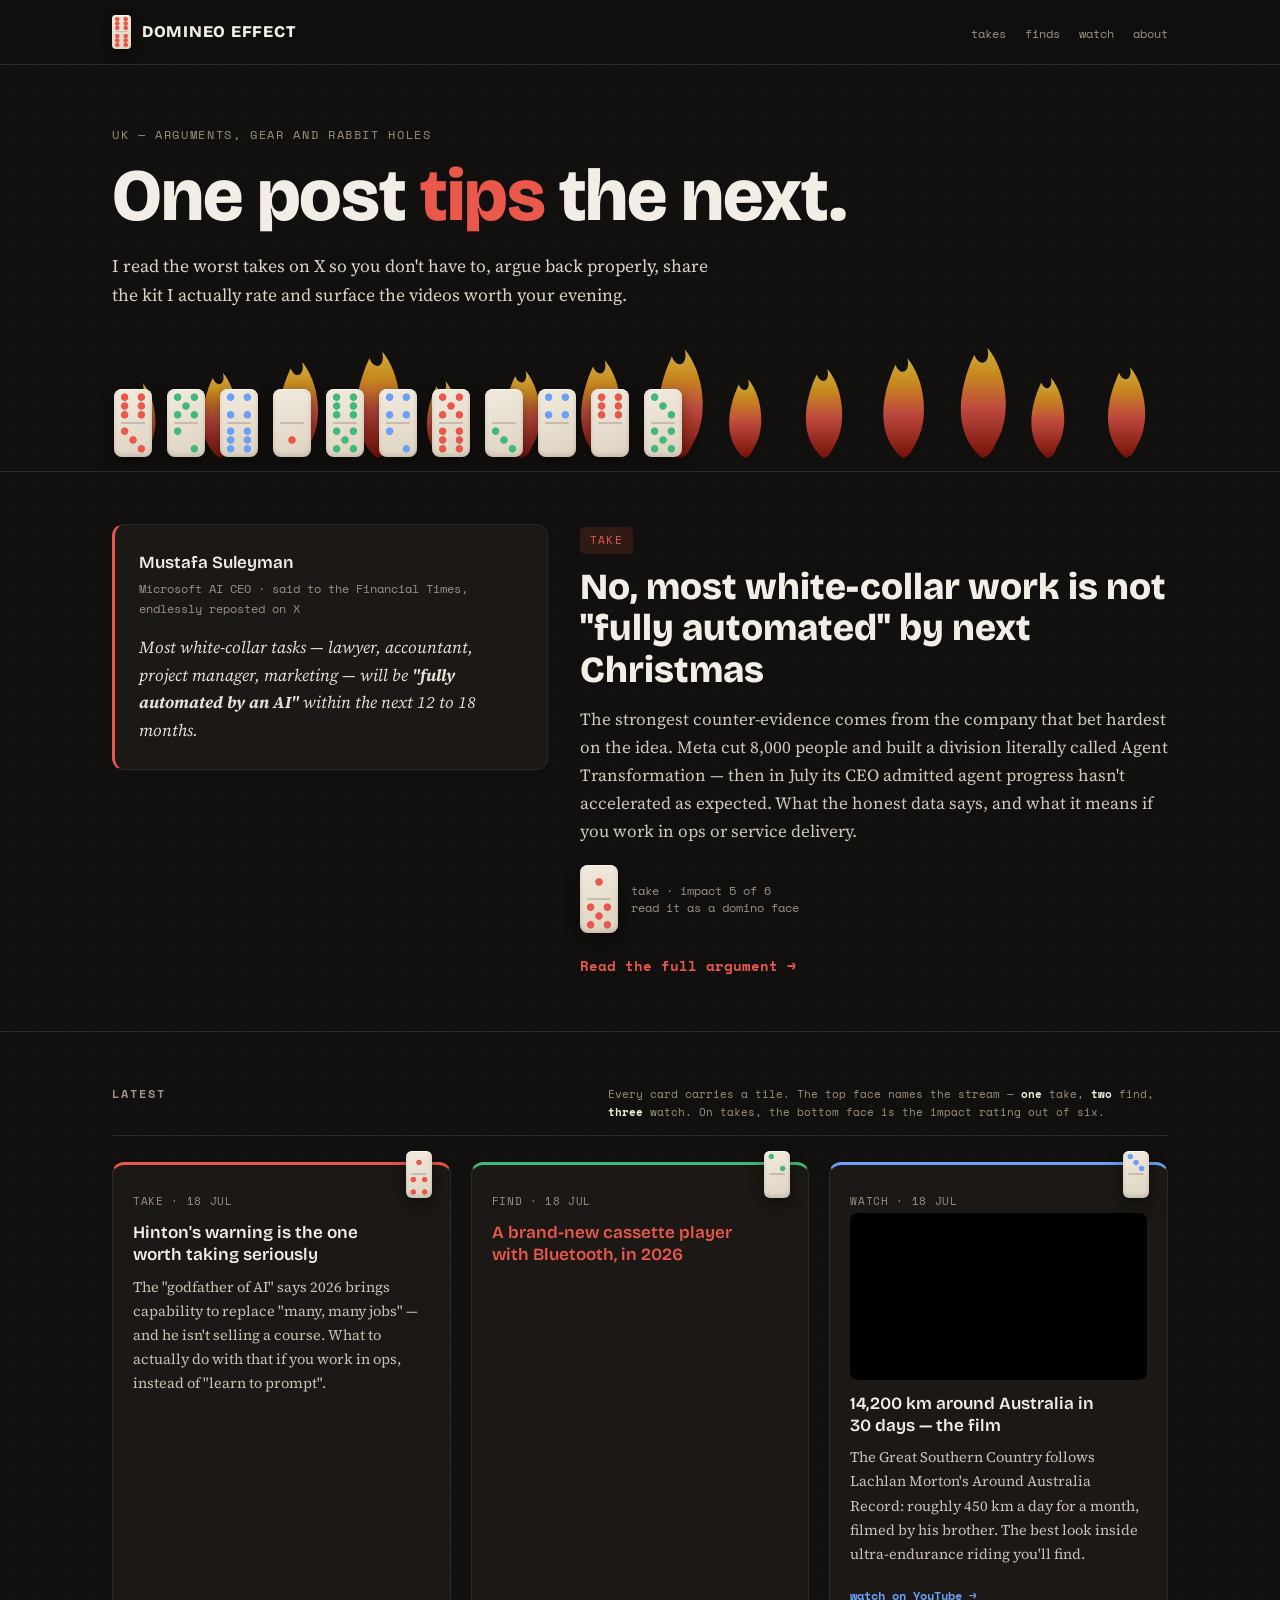
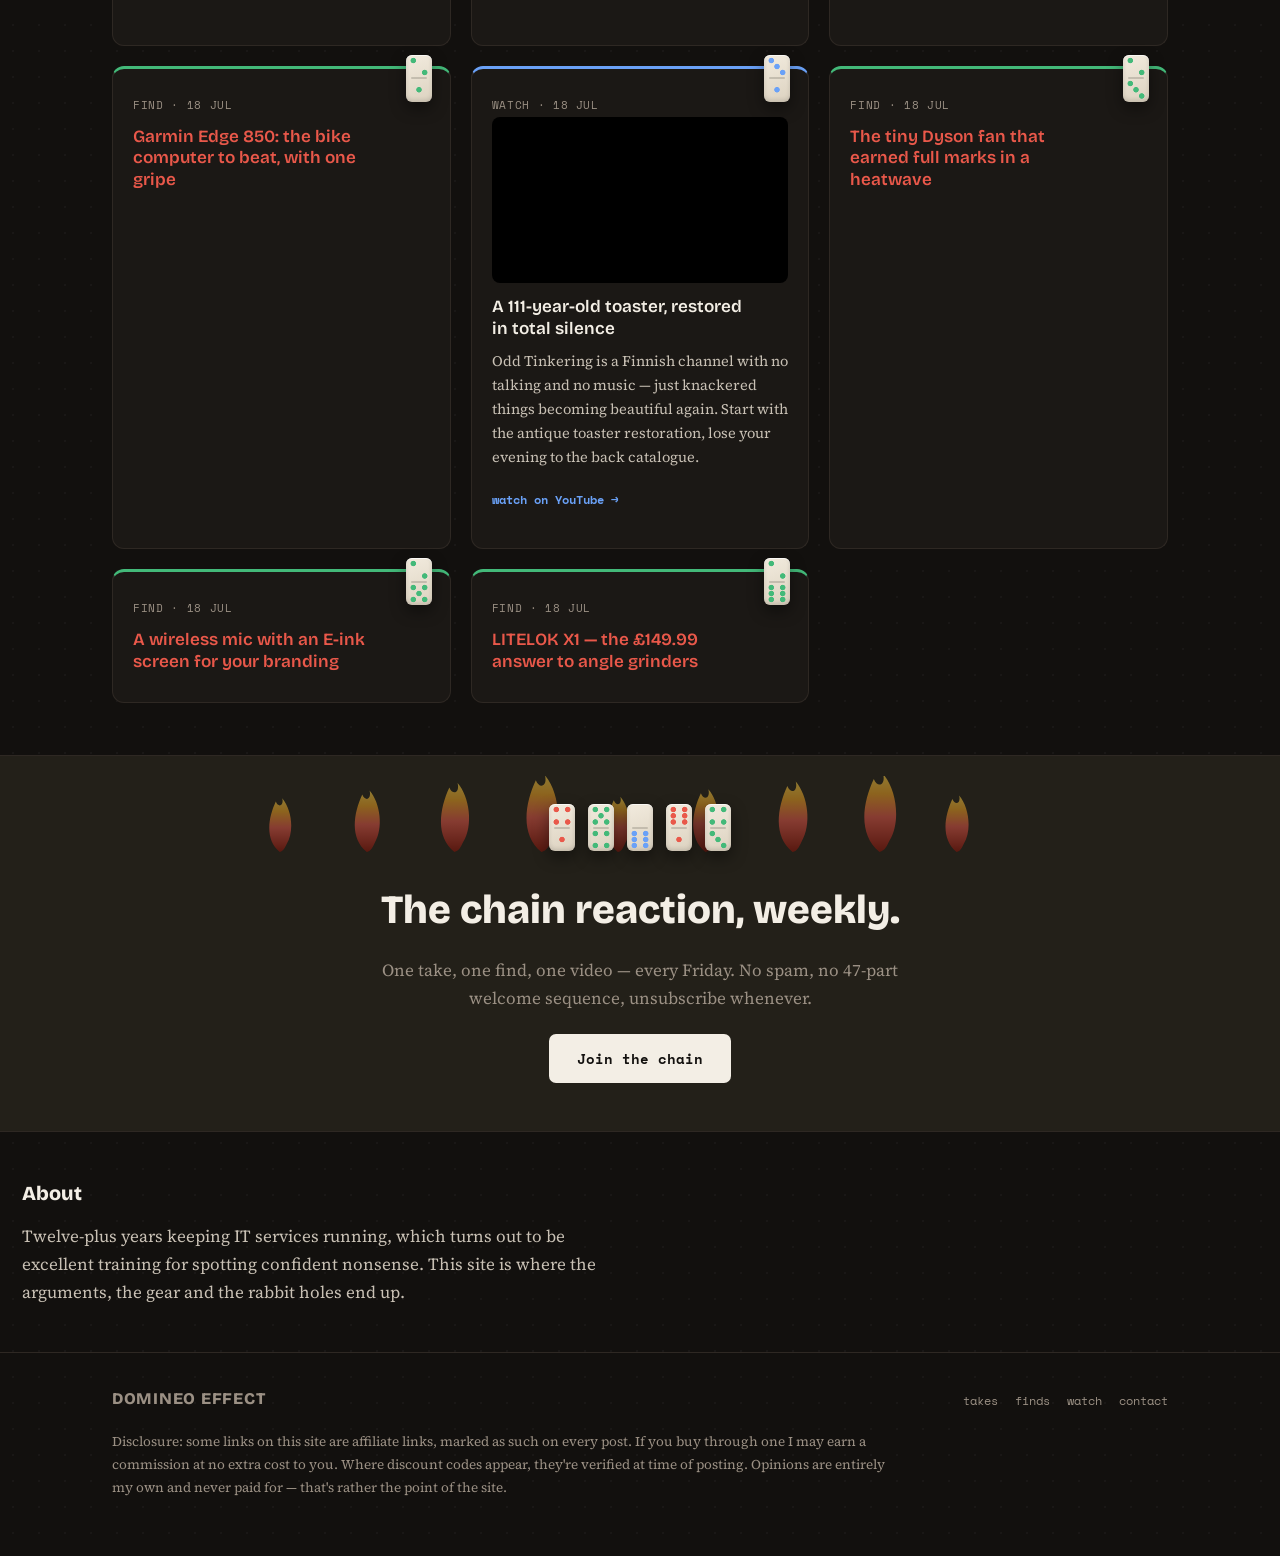
<file: index.html>
<!DOCTYPE html>
<html lang="en-GB">
<head>
<meta charset="UTF-8">
<meta name="viewport" content="width=device-width, initial-scale=1.0">
<title>Domineo Effect &#8212; one post tips the next</title>
<meta name="description" content="Arguments, gear and rabbit holes. Takes on the worst posts on X, kit that's actually worth it, and videos worth your evening.">
<link rel="preconnect" href="https://fonts.googleapis.com">
<link rel="preconnect" href="https://fonts.gstatic.com" crossorigin>
<link href="https://fonts.googleapis.com/css2?family=Bricolage+Grotesque:opsz,wght@12..96,400;12..96,600;12..96,800&family=Source+Serif+4:opsz,ital,wght@8..60,0,400;8..60,0,600;8..60,1,400&family=Space+Mono:wght@400;700&display=swap" rel="stylesheet">
<link rel="stylesheet" href="style.css">
</head>
<body>

<header class="site">
  <div class="wrap">
    <a class="brand" href="/">
      <span class="tile" style="--pip:var(--take)" aria-hidden="true"><span class="face f6"></span><span class="face f6"></span></span>
      <span class="logo">DOMINEO EFFECT</span>
    </a>
    <nav class="main">
      <a href="#feed">takes</a><a href="#feed">finds</a><a href="#feed">watch</a><a href="#about">about</a>
    </nav>
  </div>
</header>

<section class="hero">
  <div class="wrap">
    <p class="kicker">UK &#8212; arguments, gear and rabbit holes</p>
    <h1>One post <em>tips</em> the next.</h1>
    <p class="lede">I read the worst takes on X so you don't have to, argue back properly, share the kit I actually rate and surface the videos worth your evening.</p>
    <div class="chain-rail" style="position:relative">
      <svg class="flames" viewBox="0 0 1200 120" preserveAspectRatio="xMidYMax meet" aria-hidden="true"><defs><linearGradient id="flh" x1="0" y1="1" x2="0" y2="0"><stop offset="0" stop-color="#8E1208"/><stop offset=".45" stop-color="#E9584A"/><stop offset=".75" stop-color="#F5A623"/><stop offset="1" stop-color="#FFD64A"/></linearGradient></defs><g class="lick" style="--d:0.00s"><path d="M40 120 C10 96 16 52 32 18 C37 31 49 27 45 11 C64 33 70 78 54 104 C50 112 48 118 40 120 Z" transform="translate(0,26.4) scale(0.78)" fill="url(#flh)"/></g><g class="lick" style="--d:0.37s"><path d="M40 120 C10 96 16 52 32 18 C37 31 49 27 45 11 C64 33 70 78 54 104 C50 112 48 118 40 120 Z" transform="translate(86,13.2) scale(0.89)" fill="url(#flh)"/></g><g class="lick" style="--d:0.74s"><path d="M40 120 C10 96 16 52 32 18 C37 31 49 27 45 11 C64 33 70 78 54 104 C50 112 48 118 40 120 Z" transform="translate(171,0.0) scale(1.00)" fill="url(#flh)"/></g><g class="lick" style="--d:1.11s"><path d="M40 120 C10 96 16 52 32 18 C37 31 49 27 45 11 C64 33 70 78 54 104 C50 112 48 118 40 120 Z" transform="translate(257,-13.2) scale(1.11)" fill="url(#flh)"/></g><g class="lick" style="--d:1.48s"><path d="M40 120 C10 96 16 52 32 18 C37 31 49 27 45 11 C64 33 70 78 54 104 C50 112 48 118 40 120 Z" transform="translate(343,24.0) scale(0.80)" fill="url(#flh)"/></g><g class="lick" style="--d:0.25s"><path d="M40 120 C10 96 16 52 32 18 C37 31 49 27 45 11 C64 33 70 78 54 104 C50 112 48 118 40 120 Z" transform="translate(429,10.8) scale(0.91)" fill="url(#flh)"/></g><g class="lick" style="--d:0.62s"><path d="M40 120 C10 96 16 52 32 18 C37 31 49 27 45 11 C64 33 70 78 54 104 C50 112 48 118 40 120 Z" transform="translate(514,-2.4) scale(1.02)" fill="url(#flh)"/></g><g class="lick" style="--d:0.99s"><path d="M40 120 C10 96 16 52 32 18 C37 31 49 27 45 11 C64 33 70 78 54 104 C50 112 48 118 40 120 Z" transform="translate(600,-15.6) scale(1.13)" fill="url(#flh)"/></g><g class="lick" style="--d:1.36s"><path d="M40 120 C10 96 16 52 32 18 C37 31 49 27 45 11 C64 33 70 78 54 104 C50 112 48 118 40 120 Z" transform="translate(686,21.6) scale(0.82)" fill="url(#flh)"/></g><g class="lick" style="--d:0.13s"><path d="M40 120 C10 96 16 52 32 18 C37 31 49 27 45 11 C64 33 70 78 54 104 C50 112 48 118 40 120 Z" transform="translate(771,8.4) scale(0.93)" fill="url(#flh)"/></g><g class="lick" style="--d:0.50s"><path d="M40 120 C10 96 16 52 32 18 C37 31 49 27 45 11 C64 33 70 78 54 104 C50 112 48 118 40 120 Z" transform="translate(857,-4.8) scale(1.04)" fill="url(#flh)"/></g><g class="lick" style="--d:0.87s"><path d="M40 120 C10 96 16 52 32 18 C37 31 49 27 45 11 C64 33 70 78 54 104 C50 112 48 118 40 120 Z" transform="translate(943,-18.0) scale(1.15)" fill="url(#flh)"/></g><g class="lick" style="--d:1.24s"><path d="M40 120 C10 96 16 52 32 18 C37 31 49 27 45 11 C64 33 70 78 54 104 C50 112 48 118 40 120 Z" transform="translate(1029,19.2) scale(0.84)" fill="url(#flh)"/></g><g class="lick" style="--d:0.01s"><path d="M40 120 C10 96 16 52 32 18 C37 31 49 27 45 11 C64 33 70 78 54 104 C50 112 48 118 40 120 Z" transform="translate(1114,6.0) scale(0.95)" fill="url(#flh)"/></g></svg>
      <span class="tile hero-tile" style="--pip:var(--take);animation-delay:0.00s;position:relative;z-index:1" aria-hidden="true"><span class="face f6"></span><span class="face f3"></span></span>
      <span class="tile hero-tile" style="--pip:var(--find);animation-delay:0.13s;position:relative;z-index:1" aria-hidden="true"><span class="face f5"></span><span class="face f2"></span></span>
      <span class="tile hero-tile" style="--pip:var(--watch);animation-delay:0.26s;position:relative;z-index:1" aria-hidden="true"><span class="face f4"></span><span class="face f6"></span></span>
      <span class="tile hero-tile" style="--pip:var(--take);animation-delay:0.39s;position:relative;z-index:1" aria-hidden="true"><span class="face f0"></span><span class="face f1"></span></span>
      <span class="tile hero-tile" style="--pip:var(--find);animation-delay:0.52s;position:relative;z-index:1" aria-hidden="true"><span class="face f6"></span><span class="face f5"></span></span>
      <span class="tile hero-tile" style="--pip:var(--watch);animation-delay:0.65s;position:relative;z-index:1" aria-hidden="true"><span class="face f4"></span><span class="face f2"></span></span>
      <span class="tile hero-tile" style="--pip:var(--take);animation-delay:0.78s;position:relative;z-index:1" aria-hidden="true"><span class="face f5"></span><span class="face f6"></span></span>
      <span class="tile hero-tile" style="--pip:var(--find);animation-delay:0.91s;position:relative;z-index:1" aria-hidden="true"><span class="face f0"></span><span class="face f3"></span></span>
      <span class="tile hero-tile" style="--pip:var(--watch);animation-delay:1.04s;position:relative;z-index:1" aria-hidden="true"><span class="face f4"></span><span class="face f0"></span></span>
      <span class="tile hero-tile" style="--pip:var(--take);animation-delay:1.17s;position:relative;z-index:1" aria-hidden="true"><span class="face f6"></span><span class="face f0"></span></span>
      <span class="tile hero-tile" style="--pip:var(--find);animation-delay:1.30s;position:relative;z-index:1" aria-hidden="true"><span class="face f3"></span><span class="face f5"></span></span>
    </div>
  </div>
</section>

<section class="featured">
  <div class="wrap">
    <div class="grid">
      <div class="xcard">
        <p class="who">Mustafa Suleyman</p>
        <p class="handle">Microsoft AI CEO &#183; said to the Financial Times, endlessly reposted on X</p>
        <blockquote>Most white-collar tasks &#8212; lawyer, accountant, project manager, marketing &#8212; will be <strong>"fully automated by an AI"</strong> within the next 12 to 18 months.</blockquote>
      </div>
      <div>
        <span class="stream-label label-take">Take</span>
        <h2>No, most white-collar work is not "fully automated" by next Christmas</h2>
        <p class="standfirst">The strongest counter-evidence comes from the company that bet hardest on the idea. Meta cut 8,000 people and built a division literally called Agent Transformation &#8212; then in July its CEO admitted agent progress hasn't accelerated as expected. What the honest data says, and what it means if you work in ops or service delivery.</p>
        <div class="impact">
          <span class="tile" aria-hidden="true"><span class="face f1"></span><span class="face f5"></span></span>
          <span>take &#183; impact 5 of 6<br>read it as a domino face</span>
        </div>
        <a class="readmore" href="take-ai-jobs.html">Read the full argument &#8594;</a>
      </div>
    </div>
  </div>
</section>

<section class="feed" id="feed">
  <div class="wrap">
    <div class="feed-head">
      <h3>Latest</h3>
      <p class="key">Every card carries a tile. The top face names the stream &#8212; <b>one</b> take, <b>two</b> find, <b>three</b> watch. On takes, the bottom face is the impact rating out of six.</p>
    </div>
    <div class="rule"></div>
    <div class="cards">

      <a class="card take" href="#">
        <span class="badge"><span class="tile tile-sm" aria-hidden="true"><span class="face f1"></span><span class="face f4"></span></span></span>
        <span class="date">TAKE &#183; 18 JUL</span>
        <h4>Hinton's warning is the one worth taking seriously</h4>
        <p>The "godfather of AI" says 2026 brings capability to replace "many, many jobs" &#8212; and he isn't selling a course. What to actually do with that if you work in ops, instead of "learn to prompt".</p>
      </a>

      <article class="card find">
        <span class="badge"><span class="tile tile-sm" aria-hidden="true"><span class="face f2"></span><span class="face f0"></span></span></span>
        <span class="date">FIND &#183; 18 JUL</span>
        <h4><a href="https://www.techradar.com/tech/the-best-tech-of-2026-so-far-the-21-finest-gadgets-weve-tested-this-year" target="_blank" rel="noopener">A brand-new cassette player with Bluetooth, in 2026</a></h4>
      </article>

      <article class="card watch">
        <span class="badge"><span class="tile tile-sm" aria-hidden="true"><span class="face f3"></span><span class="face f0"></span></span></span>
        <span class="date">WATCH &#183; 18 JUL</span>
        <div class="embed"><iframe src="https://www.youtube-nocookie.com/embed/XW1F79sfftA" title="The Great Southern Country &#8212; Lachlan Morton's Around Australia Record" loading="lazy" referrerpolicy="strict-origin-when-cross-origin" allow="accelerometer; autoplay; clipboard-write; encrypted-media; gyroscope; picture-in-picture" allowfullscreen></iframe></div>
        <h4>14,200 km around Australia in 30 days &#8212; the film</h4>
        <p>The Great Southern Country follows Lachlan Morton's Around Australia Record: roughly 450 km a day for a month, filmed by his brother. The best look inside ultra-endurance riding you'll find.</p>
        <p class="links"><a href="https://www.youtube.com/watch?v=XW1F79sfftA" target="_blank" rel="noopener">watch on YouTube &#8594;</a>
      </article>

      <article class="card find">
        <span class="badge"><span class="tile tile-sm" aria-hidden="true"><span class="face f2"></span><span class="face f1"></span></span></span>
        <span class="date">FIND &#183; 18 JUL</span>
        <h4><a href="https://www.cyclingweekly.com/group-tests/cycling-gps-units-buyers-guide-181254" target="_blank" rel="noopener">Garmin Edge 850: the bike computer to beat, with one gripe</a></h4>
      </article>

      <article class="card watch">
        <span class="badge"><span class="tile tile-sm" aria-hidden="true"><span class="face f3"></span><span class="face f1"></span></span></span>
        <span class="date">WATCH &#183; 18 JUL</span>
        <div class="embed"><iframe src="https://www.youtube-nocookie.com/embed/Ab02a_EKtcg" title="Odd Tinkering &#8212; 111 Years Old Antique Toaster Restoration" loading="lazy" referrerpolicy="strict-origin-when-cross-origin" allow="accelerometer; autoplay; clipboard-write; encrypted-media; gyroscope; picture-in-picture" allowfullscreen></iframe></div>
        <h4>A 111-year-old toaster, restored in total silence</h4>
        <p>Odd Tinkering is a Finnish channel with no talking and no music &#8212; just knackered things becoming beautiful again. Start with the antique toaster restoration, lose your evening to the back catalogue.</p>
        <p class="links"><a href="https://www.youtube.com/watch?v=Ab02a_EKtcg" target="_blank" rel="noopener">watch on YouTube &#8594;</a>
      </article>

      <article class="card find">
        <span class="badge"><span class="tile tile-sm" aria-hidden="true"><span class="face f2"></span><span class="face f3"></span></span></span>
        <span class="date">FIND &#183; 18 JUL</span>
        <h4><a href="https://www.techradar.com/home/top-tech-of-the-month-the-best-new-gadgets-weve-tested-for-july-2026" target="_blank" rel="noopener">The tiny Dyson fan that earned full marks in a heatwave</a></h4>
      </article>

      <article class="card find">
        <span class="badge"><span class="tile tile-sm" aria-hidden="true"><span class="face f2"></span><span class="face f5"></span></span></span>
        <span class="date">FIND &#183; 18 JUL</span>
        <h4><a href="https://www.techradar.com/tech/top-tech-of-the-month-the-best-new-gadgets-weve-tested-for-june-2026" target="_blank" rel="noopener">A wireless mic with an E-ink screen for your branding</a></h4>
      </article>

      <article class="card find">
        <span class="badge"><span class="tile tile-sm" aria-hidden="true"><span class="face f2"></span><span class="face f6"></span></span></span>
        <span class="date">FIND &#183; 18 JUL</span>
        <h4><a href="https://www.litelok.com/blogs/news/21-cool-bike-accessories-and-bike-gadgets-for-2021" target="_blank" rel="noopener">LITELOK X1 &#8212; the &#163;149.99 answer to angle grinders</a></h4>

    </div>
      </article>
    </div>
</section>

<section class="chain">
  <div class="wrap">
    <div class="rail" style="position:relative">
      <svg class="flames" viewBox="0 0 1200 120" preserveAspectRatio="xMidYMax meet" aria-hidden="true"><defs><linearGradient id="flc" x1="0" y1="1" x2="0" y2="0"><stop offset="0" stop-color="#8E1208"/><stop offset=".45" stop-color="#E9584A"/><stop offset=".75" stop-color="#F5A623"/><stop offset="1" stop-color="#FFD64A"/></linearGradient></defs><g class="lick" style="--d:0.00s"><path d="M40 120 C10 96 16 52 32 18 C37 31 49 27 45 11 C64 33 70 78 54 104 C50 112 48 118 40 120 Z" transform="translate(0,26.4) scale(0.78)" fill="url(#flc)"/></g><g class="lick" style="--d:0.37s"><path d="M40 120 C10 96 16 52 32 18 C37 31 49 27 45 11 C64 33 70 78 54 104 C50 112 48 118 40 120 Z" transform="translate(133,13.2) scale(0.89)" fill="url(#flc)"/></g><g class="lick" style="--d:0.74s"><path d="M40 120 C10 96 16 52 32 18 C37 31 49 27 45 11 C64 33 70 78 54 104 C50 112 48 118 40 120 Z" transform="translate(267,0.0) scale(1.00)" fill="url(#flc)"/></g><g class="lick" style="--d:1.11s"><path d="M40 120 C10 96 16 52 32 18 C37 31 49 27 45 11 C64 33 70 78 54 104 C50 112 48 118 40 120 Z" transform="translate(400,-13.2) scale(1.11)" fill="url(#flc)"/></g><g class="lick" style="--d:1.48s"><path d="M40 120 C10 96 16 52 32 18 C37 31 49 27 45 11 C64 33 70 78 54 104 C50 112 48 118 40 120 Z" transform="translate(533,24.0) scale(0.80)" fill="url(#flc)"/></g><g class="lick" style="--d:0.25s"><path d="M40 120 C10 96 16 52 32 18 C37 31 49 27 45 11 C64 33 70 78 54 104 C50 112 48 118 40 120 Z" transform="translate(667,10.8) scale(0.91)" fill="url(#flc)"/></g><g class="lick" style="--d:0.62s"><path d="M40 120 C10 96 16 52 32 18 C37 31 49 27 45 11 C64 33 70 78 54 104 C50 112 48 118 40 120 Z" transform="translate(800,-2.4) scale(1.02)" fill="url(#flc)"/></g><g class="lick" style="--d:0.99s"><path d="M40 120 C10 96 16 52 32 18 C37 31 49 27 45 11 C64 33 70 78 54 104 C50 112 48 118 40 120 Z" transform="translate(933,-15.6) scale(1.13)" fill="url(#flc)"/></g><g class="lick" style="--d:1.36s"><path d="M40 120 C10 96 16 52 32 18 C37 31 49 27 45 11 C64 33 70 78 54 104 C50 112 48 118 40 120 Z" transform="translate(1067,21.6) scale(0.82)" fill="url(#flc)"/></g></svg>
      <span class="tile tile-sm" style="--pip:var(--take);position:relative;z-index:1" aria-hidden="true"><span class="face f4"></span><span class="face f1"></span></span>
      <span class="tile tile-sm" style="--pip:var(--find);position:relative;z-index:1" aria-hidden="true"><span class="face f5"></span><span class="face f4"></span></span>
      <span class="tile tile-sm" style="--pip:var(--watch);position:relative;z-index:1" aria-hidden="true"><span class="face f0"></span><span class="face f6"></span></span>
      <span class="tile tile-sm" style="--pip:var(--take);position:relative;z-index:1" aria-hidden="true"><span class="face f6"></span><span class="face f1"></span></span>
      <span class="tile tile-sm" style="--pip:var(--find);position:relative;z-index:1" aria-hidden="true"><span class="face f4"></span><span class="face f3"></span></span>
    </div>
    <h3>The chain reaction, weekly.</h3>
    <p>One take, one find, one video &#8212; every Friday. No spam, no 47-part welcome sequence, unsubscribe whenever.</p>
    <a class="btn" href="#">Join the chain</a>
  </div>
</section>

<section class="about" id="about">
  <div class="wrap">
    <h3>About</h3>
    <p>Twelve-plus years keeping IT services running, which turns out to be excellent training for spotting confident nonsense. This site is where the arguments, the gear and the rabbit holes end up.</p>
  </div>
</section>

<footer class="site">
  <div class="wrap">
    <div class="top">
      <span class="logo">DOMINEO EFFECT</span>
      <nav>
        <a href="#feed">takes</a><a href="#feed">finds</a><a href="#feed">watch</a><a href="#about">contact</a>
      </nav>
    </div>
    <p class="disclosure">Disclosure: some links on this site are affiliate links, marked as such on every post. If you buy through one I may earn a commission at no extra cost to you. Where discount codes appear, they're verified at time of posting. Opinions are entirely my own and never paid for &#8212; that's rather the point of the site.</p>
  </div>
</footer>

</body>
</html>
</file>
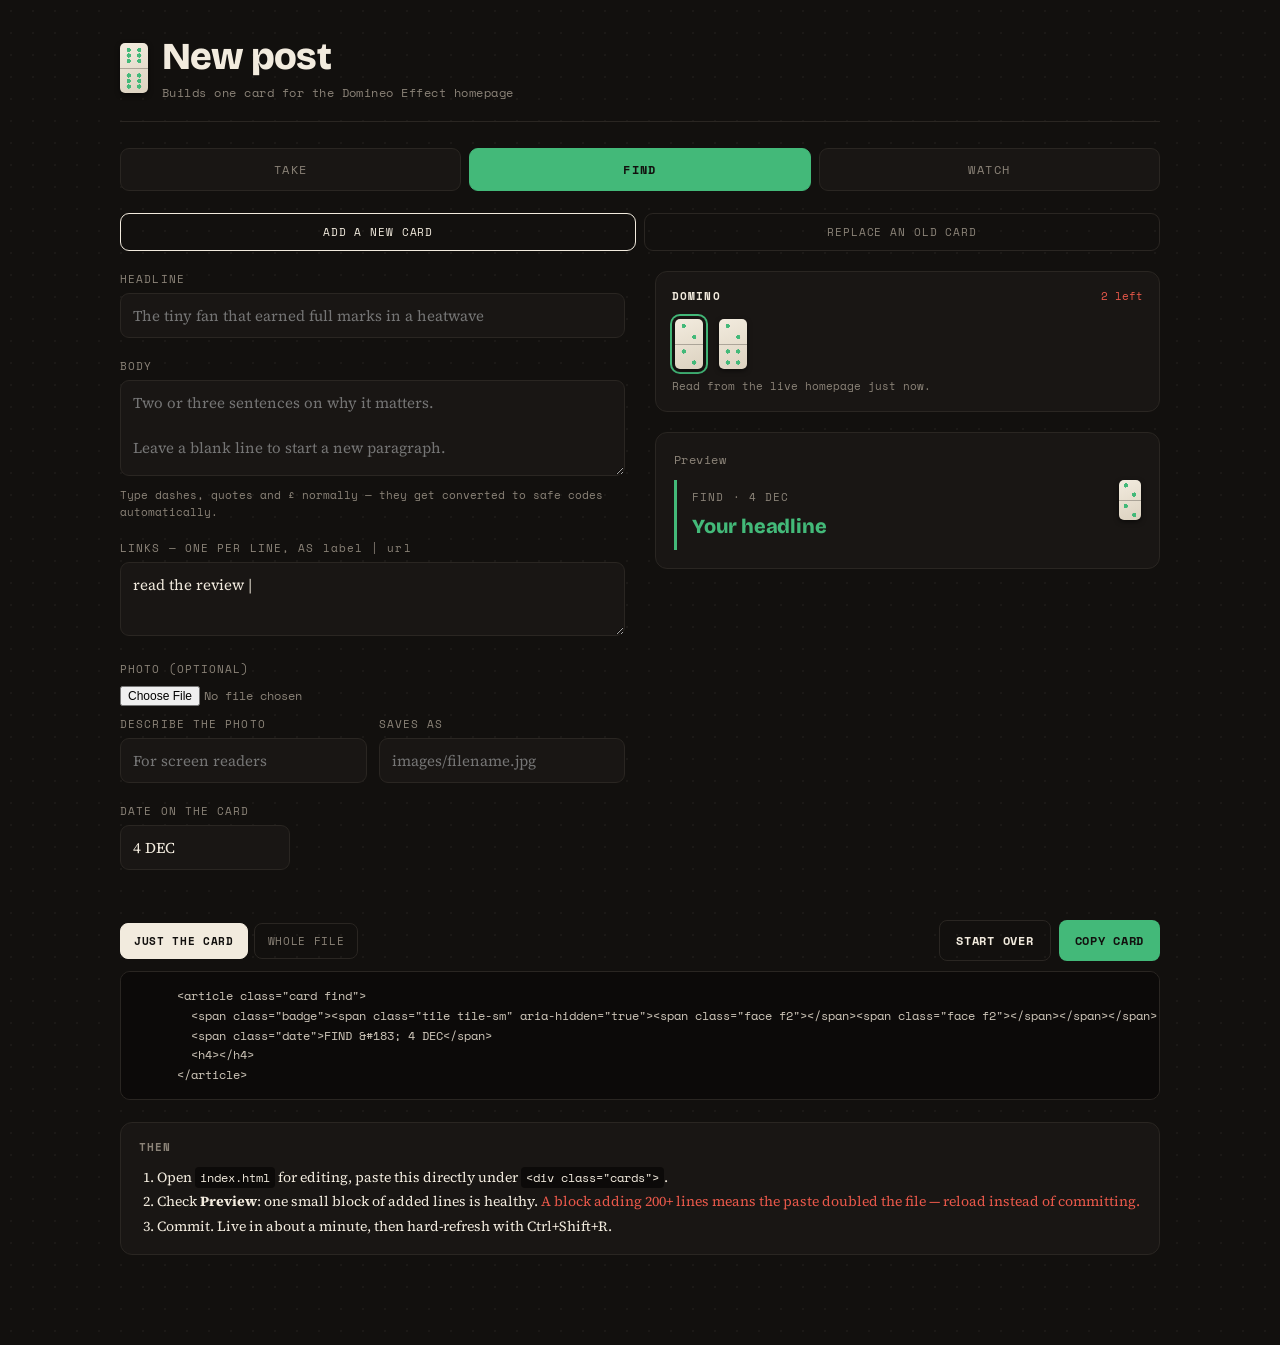
<file: new-post.html>
<!doctype html>
<html lang="en">
<head>
<meta charset="utf-8">
<meta name="viewport" content="width=device-width,initial-scale=1">
<meta name="robots" content="noindex,nofollow">
<title>New post &#183; Domineo Effect</title>
<link rel="preconnect" href="https://fonts.googleapis.com">
<link rel="preconnect" href="https://fonts.gstatic.com" crossorigin>
<link href="https://fonts.googleapis.com/css2?family=Bricolage+Grotesque:opsz,wght@12..96,600;12..96,800&family=Source+Serif+4:opsz,wght@8..60,400&family=Space+Mono:wght@400;700&display=swap" rel="stylesheet">
<style>
:root{
  --paper:#12100E; --ink:#F2EBDE; --muted:#8B8378; --line:#2A2622;
  --panel:#191614; --bone-a:#F2EBDE; --bone-b:#DCD2C0;
  --take:#E9584A; --find:#43B979; --watch:#6AA1F7;
  --accent:var(--find);
  --display:"Bricolage Grotesque",system-ui,sans-serif;
  --body:"Source Serif 4",Georgia,serif;
  --mono:"Space Mono",ui-monospace,monospace;
}
*{box-sizing:border-box}
body{
  margin:0;background:var(--paper);color:var(--ink);font-family:var(--body);
  background-image:radial-gradient(rgba(242,235,222,.045) 1px,transparent 1px);
  background-size:22px 22px;
}
.wrap{max-width:1080px;margin:0 auto;padding:34px 20px 90px}
header{display:flex;align-items:center;gap:14px;border-bottom:1px solid var(--line);padding-bottom:20px;margin-bottom:26px}
h1{font-family:var(--display);font-weight:800;font-size:clamp(26px,4vw,38px);margin:0;letter-spacing:-.02em}
.sub{font-family:var(--mono);font-size:12px;color:var(--muted);margin:5px 0 0;letter-spacing:.04em}
.cols{display:grid;grid-template-columns:1fr 1fr;gap:30px;align-items:start}
@media (max-width:840px){.cols{grid-template-columns:1fr;gap:26px}}
fieldset{border:0;padding:0;margin:0 0 20px}
label{display:block;font-family:var(--mono);font-size:11px;letter-spacing:.1em;text-transform:uppercase;color:var(--muted);margin:0 0 6px}
input[type=text],input[type=url],textarea,select{
  width:100%;background:var(--panel);border:1px solid var(--line);color:var(--ink);
  border-radius:9px;padding:11px 12px;font-family:var(--body);font-size:15px
}
textarea{resize:vertical;min-height:96px;line-height:1.5}
input:focus-visible,textarea:focus-visible,select:focus-visible,button:focus-visible{outline:2px solid var(--accent);outline-offset:2px}
.streams{display:flex;gap:8px;margin-bottom:22px;flex-wrap:wrap}
.streams button{
  flex:1;min-width:96px;background:var(--panel);border:1px solid var(--line);color:var(--muted);
  font-family:var(--mono);font-size:12px;letter-spacing:.12em;text-transform:uppercase;
  padding:12px 8px;border-radius:9px;cursor:pointer;transition:border-color .15s,color .15s
}
.streams button[aria-pressed=true]{color:var(--paper);background:var(--accent);border-color:var(--accent);font-weight:700}
.row{display:grid;grid-template-columns:1fr 1fr;gap:12px}
@media (max-width:520px){.row{grid-template-columns:1fr}}
.hint{font-family:var(--mono);font-size:11px;color:var(--muted);margin:6px 0 0;line-height:1.5}
.hidden{display:none !important}

/* ---- domino rack: the free face-pairs for this stream ---- */
.rack{border:1px solid var(--line);border-radius:12px;padding:16px;background:var(--panel)}
.rack-head{display:flex;justify-content:space-between;align-items:baseline;gap:10px;margin-bottom:12px}
.rack-head strong{font-family:var(--mono);font-size:11px;letter-spacing:.1em;text-transform:uppercase;font-weight:700}
.count{font-family:var(--mono);font-size:11px;color:var(--muted)}
.count.low{color:var(--take)}
.rack-tiles{display:flex;flex-wrap:wrap;gap:10px}
.pick{background:none;border:0;padding:3px;cursor:pointer;border-radius:8px;line-height:0}
.pick[aria-pressed=true]{box-shadow:0 0 0 2px var(--accent)}
.tile{
  display:inline-grid;grid-template-rows:1fr 1fr;width:28px;height:50px;
  background:linear-gradient(160deg,var(--bone-a),var(--bone-b));
  border-radius:5px;overflow:hidden;box-shadow:0 2px 5px rgba(0,0,0,.5)
}
.tile .face{position:relative;background-repeat:no-repeat}
.tile .face+.face{border-top:1px solid rgba(18,16,14,.28)}
.f1{background-image:var(--c)}
.f2{background-image:var(--tl),var(--br)}
.f3{background-image:var(--tl),var(--c),var(--br)}
.f4{background-image:var(--tl),var(--tr),var(--bl),var(--br)}
.f5{background-image:var(--tl),var(--tr),var(--c),var(--bl),var(--br)}
.f6{background-image:var(--tl),var(--tr),var(--ml),var(--mr),var(--bl),var(--br)}
.tile .face{
  --pip:var(--accent);
  --c:radial-gradient(circle at 50% 50%,var(--pip) 0 2.1px,transparent 2.2px);
  --tl:radial-gradient(circle at 31% 27%,var(--pip) 0 2.1px,transparent 2.2px);
  --tr:radial-gradient(circle at 69% 27%,var(--pip) 0 2.1px,transparent 2.2px);
  --ml:radial-gradient(circle at 31% 50%,var(--pip) 0 2.1px,transparent 2.2px);
  --mr:radial-gradient(circle at 69% 50%,var(--pip) 0 2.1px,transparent 2.2px);
  --bl:radial-gradient(circle at 31% 73%,var(--pip) 0 2.1px,transparent 2.2px);
  --br:radial-gradient(circle at 69% 73%,var(--pip) 0 2.1px,transparent 2.2px);
}
.empty-rack{font-family:var(--mono);font-size:11px;color:var(--take);line-height:1.6}

/* ---- preview ---- */
.preview{border:1px solid var(--line);border-radius:12px;padding:18px;background:var(--panel);position:relative}
.pv-card{border-left:3px solid var(--accent);padding:4px 0 4px 15px;position:relative}
.pv-date{font-family:var(--mono);font-size:11px;letter-spacing:.1em;color:var(--muted);text-transform:uppercase}
.pv-h{font-family:var(--display);font-weight:800;font-size:20px;line-height:1.22;margin:8px 0;color:var(--accent);letter-spacing:-.01em}
.pv-b{font-size:15px;line-height:1.6;margin:0 0 8px;color:#D8D0C4}
.pv-links{font-family:var(--mono);font-size:12px;color:var(--watch)}
.pv-img{width:100%;border-radius:9px;margin:10px 0;display:block}
.pv-embed{aspect-ratio:16/9;background:#0C0A09;border:1px dashed var(--line);border-radius:9px;display:grid;place-items:center;font-family:var(--mono);font-size:11px;color:var(--muted);margin:10px 0}

/* ---- output ---- */
.out-head{display:flex;justify-content:space-between;align-items:center;gap:12px;margin:0 0 10px}
pre{
  background:#0C0A09;border:1px solid var(--line);border-radius:10px;padding:14px;
  font-family:var(--mono);font-size:12px;line-height:1.65;color:#CFC7BA;
  overflow:auto;max-height:340px;margin:0;white-space:pre;-webkit-overflow-scrolling:touch
}
.btn{
  font-family:var(--mono);font-size:12px;letter-spacing:.06em;text-transform:uppercase;
  background:var(--accent);color:var(--paper);border:0;border-radius:8px;padding:11px 16px;
  cursor:pointer;font-weight:700
}
.btn.ghost{background:transparent;color:var(--ink);border:1px solid var(--line)}
.steps{border:1px solid var(--line);border-radius:12px;padding:16px 18px;margin-top:22px;background:var(--panel)}
.steps h3{font-family:var(--mono);font-size:11px;letter-spacing:.1em;text-transform:uppercase;margin:0 0 10px;color:var(--muted)}
.steps ol{margin:0;padding-left:18px;font-size:14px;line-height:1.75}
.steps code{font-family:var(--mono);font-size:12px;background:#0C0A09;padding:2px 5px;border-radius:4px}
.warn{color:var(--take)}
/* ---- mode toggle + card list ---- */
.modes{display:flex;gap:8px;margin-bottom:20px}
.modes button{
  flex:1;background:transparent;border:1px solid var(--line);color:var(--muted);
  font-family:var(--mono);font-size:11px;letter-spacing:.08em;text-transform:uppercase;
  padding:10px 8px;border-radius:9px;cursor:pointer
}
.modes button[aria-pressed=true]{color:var(--ink);border-color:var(--ink)}
.cardlist{display:grid;gap:8px}
.cardpick{
  display:flex;gap:12px;align-items:center;text-align:left;width:100%;
  background:var(--panel);border:1px solid var(--line);border-radius:10px;
  padding:10px 12px;cursor:pointer;color:var(--ink);font-family:inherit
}
.cardpick[aria-pressed=true]{border-color:var(--accent);box-shadow:inset 3px 0 0 var(--accent)}
.cardpick .meta{font-family:var(--mono);font-size:10px;letter-spacing:.08em;color:var(--muted);text-transform:uppercase}
.cardpick .ttl{font-size:14px;line-height:1.35;display:block;margin-top:3px}
.cardpick .age{font-family:var(--mono);font-size:10px;color:var(--muted);margin-left:auto;white-space:nowrap}
.tabs{display:flex;gap:6px}
.tab{
  font-family:var(--mono);font-size:11px;text-transform:uppercase;letter-spacing:.06em;
  background:transparent;border:1px solid var(--line);color:var(--muted);
  padding:9px 13px;border-radius:8px;cursor:pointer
}
.tab[aria-pressed=true]{color:var(--paper);background:var(--ink);border-color:var(--ink);font-weight:700}
@media (prefers-reduced-motion:reduce){*{transition:none !important;animation:none !important}}
</style>
</head>
<body>
<main class="wrap">
  <header>
    <span class="tile" aria-hidden="true"><span class="face f6"></span><span class="face f6"></span></span>
    <div>
      <h1>New post</h1>
      <p class="sub">Builds one card for the Domineo Effect homepage</p>
    </div>
  </header>

  <div class="streams" role="group" aria-label="Post type">
    <button type="button" data-stream="take" aria-pressed="false">Take</button>
    <button type="button" data-stream="find" aria-pressed="true">Find</button>
    <button type="button" data-stream="watch" aria-pressed="false">Watch</button>
  </div>

  <div class="modes" role="group" aria-label="Add or replace">
    <button type="button" data-mode="add" aria-pressed="true">Add a new card</button>
    <button type="button" data-mode="replace" aria-pressed="false">Replace an old card</button>
  </div>

  <section id="replace-panel" class="hidden" style="margin-bottom:26px">
    <label>Which card does this replace?</label>
    <div class="cardlist" id="cardlist"></div>
    <p class="hint" id="cardlist-note"></p>
  </section>

  <div class="cols">
    <!-- ============ LEFT: the form ============ -->
    <section>
      <fieldset>
        <label for="headline">Headline</label>
        <input type="text" id="headline" placeholder="The tiny fan that earned full marks in a heatwave">
      </fieldset>

      <fieldset>
        <label for="body">Body</label>
        <textarea id="body" placeholder="Two or three sentences on why it matters.&#10;&#10;Leave a blank line to start a new paragraph."></textarea>
        <p class="hint">Type dashes, quotes and &#163; normally &#8212; they get converted to safe codes automatically.</p>
      </fieldset>

      <fieldset id="f-video" class="hidden">
        <label for="video">YouTube link or ID</label>
        <input type="text" id="video" placeholder="https://www.youtube.com/watch?v=Ab02a_EKtcg">
      </fieldset>

      <fieldset id="f-article" class="hidden">
        <label for="article">Article file</label>
        <input type="text" id="article" placeholder="take-something.html">
        <p class="hint">Named from your headline. Create it at <code>/new/main</code> by copying take-hinton.html.</p>
      </fieldset>

      <fieldset>
        <label for="links">Links &#8212; one per line, as <span style="text-transform:none">label | url</span></label>
        <textarea id="links" style="min-height:74px"></textarea>
      </fieldset>

      <fieldset>
        <label for="photo">Photo (optional)</label>
        <input type="file" id="photo" accept="image/*" style="font-family:var(--mono);font-size:12px;color:var(--muted)">
        <div id="photo-info" class="hint"></div>
        <div class="row" id="f-alt" style="margin-top:10px">
          <div>
            <label for="alt">Describe the photo</label>
            <input type="text" id="alt" placeholder="For screen readers">
          </div>
          <div>
            <label for="imgname">Saves as</label>
            <input type="text" id="imgname" placeholder="images/filename.jpg">
          </div>
        </div>
      </fieldset>

      <fieldset>
        <label for="date">Date on the card</label>
        <input type="text" id="date" style="max-width:170px">
      </fieldset>
    </section>

    <!-- ============ RIGHT: dominoes + preview ============ -->
    <section>
      <div class="rack" style="margin-bottom:20px">
        <div class="rack-head">
          <strong>Domino</strong>
          <span class="count" id="rack-count">checking&#8230;</span>
        </div>
        <div class="rack-tiles" id="rack"></div>
        <p class="hint" id="rack-note"></p>
      </div>

      <div class="preview">
        <p class="sub" style="margin:0 0 12px">Preview</p>
        <div class="pv-card" id="pv"></div>
      </div>
    </section>
  </div>

  <section style="margin-top:30px">
    <div class="out-head">
      <div class="tabs" role="group" aria-label="What to copy">
        <button class="tab" type="button" data-view="snippet" aria-pressed="true">Just the card</button>
        <button class="tab" type="button" data-view="file" aria-pressed="false">Whole file</button>
      </div>
      <div style="display:flex;gap:8px">
        <button class="btn ghost" type="button" id="reset">Start over</button>
        <button class="btn" type="button" id="copy">Copy</button>
      </div>
    </div>
    <pre id="out"></pre>
    <p class="hint" id="out-note"></p>
  </section>

  <div class="steps">
    <h3>Then</h3>
    <ol>
      <li id="step-photo" class="hidden">Upload the photo: GitHub &#8594; <strong>Add file</strong> &#8594; <strong>Upload files</strong>, drop it into the <code>images</code> folder, commit.</li>
      <li id="step-article" class="hidden">Create the article at <code>/new/main</code>, copying <code>take-hinton.html</code> and swapping the words.</li>
      <li id="step-snippet">Open <code>index.html</code> for editing, paste this directly under <code>&lt;div class="cards"&gt;</code>.</li>
      <li id="step-file" class="hidden">Open <code>index.html</code> for editing, select everything already there (Ctrl+A) and paste over it. The old card is already swapped out in this version.</li>
      <li>Check <strong>Preview</strong>: one small block of added lines is healthy. <span class="warn">A block adding 200+ lines means the paste doubled the file &#8212; reload instead of committing.</span></li>
      <li>Commit. Live in about a minute, then hard-refresh with Ctrl+Shift+R.</li>
    </ol>
  </div>
</main>

<script>
(function(){
  "use strict";

  var FALLBACK_USED = ["f0/f1","f0/f3","f0/f6","f1/f4","f1/f5","f2/f0","f2/f1","f2/f3","f2/f5","f2/f6","f3/f0","f3/f1","f3/f5","f4/f0","f4/f1","f4/f2","f4/f3","f4/f6","f5/f2","f5/f4","f5/f6","f6/f0","f6/f1","f6/f3","f6/f5","f6/f6"];
  var TOPFACE = {take:1, find:2, watch:3};
  var MONTHS = ["JAN","FEB","MAR","APR","MAY","JUN","JUL","AUG","SEP","OCT","NOV","DEC"];

  var stream = "find";
  var used = new Set(FALLBACK_USED);
  var chosen = null;
  var live = false;
  var mode = "add";        // "add" or "replace"
  var view = "snippet";    // "snippet" or "file"
  var rawIndex = null;     // source of the live index.html
  var cards = [];          // cards found in it
  var target = null;       // index of the card being replaced

  var $ = function(id){ return document.getElementById(id); };

  /* ---------- encoding: everything leaves as plain ASCII ---------- */
  function enc(s){
    if(!s) return "";
    return String(s)
      .replace(/&/g,"&amp;").replace(/</g,"&lt;").replace(/>/g,"&gt;")
      .replace(/\u2018|\u2019/g,"'")
      .replace(/\u201C|\u201D/g,"&quot;")
      .replace(/"/g,"&quot;")
      .replace(/[^\x00-\x7F]/g, function(c){ return "&#" + c.codePointAt(0) + ";"; });
  }

  function today(){
    var d = new Date();
    return d.getDate() + " " + MONTHS[d.getMonth()];
  }

  function slug(s){
    return String(s || "").toLowerCase()
      .replace(/[^a-z0-9]+/g,"-").replace(/^-+|-+$/g,"").slice(0,48) || "something";
  }

  function videoId(v){
    v = String(v || "").trim();
    if(!v) return "";
    var m = v.match(/[?&]v=([\w-]{6,})/) || v.match(/youtu\.be\/([\w-]{6,})/) || v.match(/embed\/([\w-]{6,})/);
    return m ? m[1] : (/^[\w-]{6,}$/.test(v) ? v : "");
  }

  function parseLinks(){
    return $("links").value.split("\n").map(function(line){
      var i = line.indexOf("|");
      if(i < 0) return null;
      var label = line.slice(0,i).trim(), url = line.slice(i+1).trim();
      return (label && url) ? {label:label, url:url} : null;
    }).filter(Boolean);
  }

  /* ---------- domino rack ---------- */
  // the card being replaced gives its domino back
  function recycled(){
    return (mode === "replace" && target !== null && cards[target]) ? cards[target].pair : null;
  }

  function pairsFor(s){
    var t = TOPFACE[s], out = [], back = recycled();
    for(var b = 0; b <= 6; b++){
      var p = "f" + t + "/f" + b;
      if(!used.has(p) || p === back) out.push(p);
    }
    return out;
  }

  function tileHTML(pair, forStream){
    var f = pair.split("/");
    var st = forStream ? ' style="--accent:var(--' + forStream + ')"' : "";
    return '<span class="tile"' + st + '><span class="face ' + f[0] + '"></span><span class="face ' + f[1] + '"></span></span>';
  }

  function dec(s){ var d = document.createElement("textarea"); d.innerHTML = s || ""; return d.value; }
  function escHTML(s){ return String(s == null ? "" : s).replace(/&/g,"&amp;").replace(/</g,"&lt;").replace(/>/g,"&gt;"); }

  /* ---------- read the existing cards out of index.html ---------- */
  function parseCards(raw){
    var openTag = '<div class="cards">';
    var open = raw.indexOf(openTag);
    if(open < 0) return [];
    var end = raw.indexOf("</section>", open);
    if(end < 0) end = raw.length;
    var region = raw.slice(open, end);

    var re = /[ \t]*<(a|article) class="card /g, m, starts = [];
    while((m = re.exec(region))) starts.push(m.index);

    return starts.map(function(s, i){
      var e = (i + 1 < starts.length) ? starts[i + 1] : region.length;
      var text = region.slice(s, e);
      var faces = text.match(/class="face (f\d)"/g) || [];
      // some existing cards have an unclosed <h4>, so stop at the next block tag too
      var title = (text.match(/<h4[^>]*>([\s\S]*?)(?:<\/h4>|\n\s*<(?:p|div|\/article|\/a)\b)/) || [])[1] || "";
      return {
        absStart: open + s,
        absEnd: open + e,
        text: text,
        stream: (text.match(/class="card (\w+)"/) || [])[1] || "find",
        date: (text.match(/class="date">([^<]*)</) || [])[1] || "",
        title: title.replace(/<[^>]+>/g, "").trim(),
        pair: faces.length >= 2
          ? faces[0].match(/f\d/)[0] + "/" + faces[1].match(/f\d/)[0]
          : null
      };
    });
  }

  function renderCardList(){
    var wrap = $("cardlist"), note = $("cardlist-note");
    wrap.innerHTML = "";
    if(!cards.length){
      note.textContent = rawIndex
        ? "No cards found in index.html."
        : "Cannot read the homepage from a downloaded copy. Upload this page to the site to replace posts.";
      return;
    }
    note.textContent = "Newest first, so the bottom one is the oldest.";
    cards.forEach(function(c, i){
      var b = document.createElement("button");
      b.type = "button";
      b.className = "cardpick";
      b.setAttribute("aria-pressed", String(i === target));
      b.innerHTML =
        (c.pair ? tileHTML(c.pair, c.stream) : "") +
        '<span><span class="meta">' + escHTML(dec(c.date)) + "</span>" +
        '<span class="ttl">' + escHTML(dec(c.title) || "(untitled)") + "</span></span>" +
        (i === cards.length - 1 ? '<span class="age">oldest</span>' : "");
      b.addEventListener("click", function(){
        target = (target === i) ? null : i;
        chosen = null;
        renderCardList();
        drawRack();
      });
      wrap.appendChild(b);
    });
  }

  function drawRack(){
    var free = pairsFor(stream), rack = $("rack"), count = $("rack-count");
    rack.innerHTML = "";
    count.textContent = free.length + " left";
    count.className = "count" + (free.length <= 2 ? " low" : "");

    if(!free.length){
      rack.innerHTML = '<p class="empty-rack">Every ' + stream + ' domino is taken. Reuse one from a card you have trimmed &#8212; the layout does not depend on it.</p>';
      chosen = "f" + TOPFACE[stream] + "/f0";
      render();
      return;
    }
    if(free.indexOf(chosen) < 0) chosen = free[0];

    free.forEach(function(p){
      var b = document.createElement("button");
      b.type = "button";
      b.className = "pick";
      b.setAttribute("aria-pressed", String(p === chosen));
      b.setAttribute("aria-label", "Domino " + p.replace("/"," over ").replace(/f/g,""));
      b.innerHTML = tileHTML(p);
      b.addEventListener("click", function(){ chosen = p; drawRack(); });
      rack.appendChild(b);
    });
    render();
  }

  function loadUsed(){
    fetch("index.html?cb=" + Date.now(), {cache:"no-store"})
      .then(function(r){ if(!r.ok) throw new Error("no"); return r.text(); })
      .then(function(t){
        var doc = new DOMParser().parseFromString(t, "text/html");
        var tiles = doc.querySelectorAll(".tile");
        if(!tiles.length) throw new Error("none");
        var s = new Set();
        Array.prototype.forEach.call(tiles, function(el){
          var faces = el.querySelectorAll(".face");
          if(faces.length < 2) return;
          var a = (faces[0].className.match(/f\d/) || [])[0];
          var b = (faces[1].className.match(/f\d/) || [])[0];
          if(a && b) s.add(a + "/" + b);
        });
        used = s; live = true;
        rawIndex = t;
        cards = parseCards(t);
        $("rack-note").textContent = "Read from the live homepage just now.";
        renderCardList();
        drawRack();
      })
      .catch(function(){
        used = new Set(FALLBACK_USED); live = false;
        rawIndex = null; cards = [];
        $("rack-note").textContent = "Using the list from 25 Jul (could not reach the live page).";
        renderCardList();
        drawRack();
      });
  }

  /* ---------- build the snippet ---------- */
  function build(){
    var head = $("headline").value.trim();
    var links = parseLinks();
    var vid = videoId($("video").value);
    var imgName = $("imgname").value.trim();
    var alt = $("alt").value.trim() || head;
    var date = $("date").value.trim() || today();
    var faces = (chosen || "f2/f0").split("/");
    var pad = "        ";
    var L = [];

    var badge = pad + '<span class="badge"><span class="tile tile-sm" aria-hidden="true">'
      + '<span class="face ' + faces[0] + '"></span><span class="face ' + faces[1] + '"></span></span></span>';
    var dateLine = pad + '<span class="date">' + stream.toUpperCase() + " &#183; " + enc(date.toUpperCase()) + "</span>";

    var imgTag = imgName
      ? pad + '<img src="' + enc(imgName) + '" alt="' + enc(alt) + '" loading="lazy" style="width:100%;height:auto;border-radius:10px;margin:10px 0 0">'
      : null;

    var paras = $("body").value.split(/\n\s*\n/).map(function(p){ return p.trim(); }).filter(Boolean)
      .map(function(p){ return pad + "<p>" + enc(p.replace(/\n/g," ")) + "</p>"; });

    var linkLine = links.length
      ? pad + '<p class="links">' + links.map(function(l){
          return '<a href="' + enc(l.url) + '" target="_blank" rel="noopener">' + enc(l.label) + " &#8594;</a>";
        }).join(" ") + "</p>"
      : null;

    if(stream === "take"){
      var file = $("article").value.trim() || ("take-" + slug(head) + ".html");
      L.push('      <a class="card take" href="' + enc(file) + '">');
      L.push(badge);
      L.push(dateLine);
      if(imgTag) L.push(imgTag);
      L.push(pad + "<h4>" + enc(head) + "</h4>");
      paras.forEach(function(p){ L.push(p); });
      L.push("      </a>");
    } else if(stream === "watch"){
      L.push('      <article class="card watch">');
      L.push(badge);
      L.push(dateLine);
      if(vid){
        L.push(pad + '<div class="embed"><iframe src="https://www.youtube-nocookie.com/embed/' + vid
          + '" title="' + enc(head || "Video") + '" loading="lazy" allowfullscreen referrerpolicy="strict-origin-when-cross-origin"></iframe></div>');
      }
      L.push(pad + "<h4>" + enc(head) + "</h4>");
      paras.forEach(function(p){ L.push(p); });
      if(vid && !links.length){
        L.push(pad + '<p class="links"><a href="https://www.youtube.com/watch?v=' + vid
          + '" target="_blank" rel="noopener">watch on YouTube &#8594;</a></p>');
      } else if(linkLine){ L.push(linkLine); }
      L.push("      </article>");
    } else {
      L.push('      <article class="card find">');
      L.push(badge);
      L.push(dateLine);
      if(imgTag) L.push(imgTag);
      var h = links.length
        ? pad + '<h4><a href="' + enc(links[0].url) + '" target="_blank" rel="noopener">' + enc(head) + "</a></h4>"
        : pad + "<h4>" + enc(head) + "</h4>";
      L.push(h);
      paras.forEach(function(p){ L.push(p); });
      if(linkLine) L.push(linkLine);
      L.push("      </article>");
    }
    return L.join("\n");
  }

  /* ---------- preview ---------- */
  function renderPreview(){
    var head = $("headline").value.trim() || "Your headline";
    var date = ($("date").value.trim() || today()).toUpperCase();
    var links = parseLinks();
    var vid = videoId($("video").value);
    var imgName = $("imgname").value.trim();
    var paras = $("body").value.split(/\n\s*\n/).map(function(p){ return p.trim(); }).filter(Boolean);
    var pv = $("pv");
    var h = "";

    h += '<span class="pv-date">' + stream.toUpperCase() + " &#183; " + enc(date) + "</span>";
    if(stream === "watch" && vid) h += '<div class="pv-embed">video ' + enc(vid) + "</div>";
    if(imgName && stream !== "watch"){
      h += window.__thumb
        ? '<img class="pv-img" src="' + window.__thumb + '" alt="">'
        : '<div class="pv-embed">' + enc(imgName) + "</div>";
    }
    h += '<h3 class="pv-h">' + enc(head) + "</h3>";
    paras.forEach(function(p){ h += '<p class="pv-b">' + enc(p.replace(/\n/g," ")) + "</p>"; });
    if(links.length){
      h += '<p class="pv-links">' + links.map(function(l){ return enc(l.label) + " &#8594;"; }).join("&nbsp;&nbsp;") + "</p>";
    } else if(stream === "watch" && vid){
      h += '<p class="pv-links">watch on YouTube &#8594;</p>';
    }
    pv.innerHTML = h;

    var t = chosen ? chosen.split("/") : ["f2","f0"];
    pv.insertAdjacentHTML("beforeend",
      '<div style="position:absolute;top:0;right:0">' +
      '<span class="tile" style="width:22px;height:40px">' +
      '<span class="face ' + t[0] + '"></span><span class="face ' + t[1] + '"></span></span></div>');
  }

  /* ---------- the whole index.html, with the card added or swapped ---------- */
  function buildFile(){
    if(!rawIndex) return null;
    var snip = build();
    if(mode === "replace"){
      if(target === null || !cards[target]) return null;
      var c = cards[target];
      var trail = (c.text.match(/\s*$/) || [""])[0];
      return rawIndex.slice(0, c.absStart) + snip + trail + rawIndex.slice(c.absEnd);
    }
    var openTag = '<div class="cards">';
    var at = rawIndex.indexOf(openTag);
    if(at < 0) return null;
    at += openTag.length;
    return rawIndex.slice(0, at) + "\n" + snip + "\n" + rawIndex.slice(at);
  }

  function currentText(){
    if(view !== "file") return build();
    var f = buildFile();
    if(f) return f;
    if(!rawIndex) return "Whole-file mode needs to read your live index.html.\n\nUpload this page to the site and open it there, or use the card snippet instead.";
    return "Pick which card this replaces first.";
  }

  function render(){
    var text = currentText();
    $("out").textContent = text;
    renderPreview();

    var note = "";
    if(view === "file" && rawIndex){
      var built = buildFile();
      if(built){
        var before = (rawIndex.match(/class="card /g) || []).length;
        var after = (built.match(/class="card /g) || []).length;
        var opens = (built.match(/<article/g) || []).length;
        var closes = (built.match(/<\/article>/g) || []).length;
        note = before + " cards becomes " + after +
               ". Tags balanced: " + opens + " article opens, " + closes + " closes." +
               (opens === closes ? "" : "  <-- mismatch, do not commit");
      }
    } else if(view === "snippet" && mode === "replace" && target !== null && cards[target]){
      note = "Replaces: " + dec(cards[target].title).slice(0, 60) +
             ". Delete that card in index.html, then paste this in its place.";
    }
    $("out-note").textContent = note;

    $("step-photo").classList.toggle("hidden", !$("imgname").value.trim());
    $("step-article").classList.toggle("hidden", stream !== "take");
    $("step-snippet").classList.toggle("hidden", view === "file");
    $("step-file").classList.toggle("hidden", view !== "file");
    $("copy").textContent = view === "file" ? "Copy whole file" : "Copy card";
  }

  function setMode(m){
    mode = m;
    if(m === "add") target = null;
    Array.prototype.forEach.call(document.querySelectorAll(".modes button"), function(b){
      b.setAttribute("aria-pressed", String(b.dataset.mode === m));
    });
    $("replace-panel").classList.toggle("hidden", m !== "replace");
    if(m === "add" && view === "file" && !rawIndex) setView("snippet");
    chosen = null;
    renderCardList();
    drawRack();
  }

  function setView(v){
    view = v;
    Array.prototype.forEach.call(document.querySelectorAll(".tab"), function(b){
      b.setAttribute("aria-pressed", String(b.dataset.view === v));
    });
    render();
  }

  /* ---------- wiring ---------- */
  function setStream(s){
    stream = s;
    document.documentElement.style.setProperty("--accent", "var(--" + s + ")");
    Array.prototype.forEach.call(document.querySelectorAll(".streams button"), function(b){
      b.setAttribute("aria-pressed", String(b.dataset.stream === s));
    });
    $("f-video").classList.toggle("hidden", s !== "watch");
    $("f-article").classList.toggle("hidden", s !== "take");
    $("f-alt").classList.toggle("hidden", s === "watch");

    var l = $("links");
    if(!l.value.trim() || l.dataset.auto === "1"){
      l.value = s === "find" ? "read the review | " : (s === "watch" ? "" : "");
      l.dataset.auto = "1";
    }
    l.placeholder = s === "find"
      ? "read the review | https://...\nsearch Amazon | https://..."
      : "label | https://...";
    chosen = null;
    drawRack();
  }

  Array.prototype.forEach.call(document.querySelectorAll(".streams button"), function(b){
    b.addEventListener("click", function(){ setStream(b.dataset.stream); });
  });
  Array.prototype.forEach.call(document.querySelectorAll(".modes button"), function(b){
    b.addEventListener("click", function(){ setMode(b.dataset.mode); });
  });
  Array.prototype.forEach.call(document.querySelectorAll(".tab"), function(b){
    b.addEventListener("click", function(){ setView(b.dataset.view); });
  });

  ["headline","body","video","article","links","alt","imgname","date"].forEach(function(id){
    $(id).addEventListener("input", function(){
      if(id === "links") $("links").dataset.auto = "0";
      if(id === "headline" && stream === "take" && !$("article").dataset.touched){
        $("article").value = "take-" + slug($("headline").value) + ".html";
      }
      render();
    });
  });
  $("article").addEventListener("input", function(){ $("article").dataset.touched = "1"; });

  $("photo").addEventListener("change", function(e){
    var f = e.target.files && e.target.files[0];
    var info = $("photo-info");
    if(!f){ info.textContent = ""; window.__thumb = null; render(); return; }
    var kb = Math.round(f.size / 1024);
    var clean = f.name.toLowerCase().replace(/[^a-z0-9.]+/g,"-").replace(/-+\./,".");
    $("imgname").value = "images/" + clean;
    if(!$("alt").value.trim()) $("alt").value = $("headline").value.trim();
    info.innerHTML = kb + " KB" + (kb > 500
      ? ' &#8212; <span class="warn">large for a web page. Resize to about 1200px wide before uploading.</span>'
      : " &#8212; good size.");
    var fr = new FileReader();
    fr.onload = function(ev){ window.__thumb = ev.target.result; render(); };
    fr.readAsDataURL(f);
    render();
  });

  $("copy").addEventListener("click", function(){
    var text = currentText(), btn = $("copy");
    var label = view === "file" ? "Copy whole file" : "Copy card";
    var done = function(){ btn.textContent = "Copied"; setTimeout(function(){ btn.textContent = label; }, 1600); };
    if(navigator.clipboard && navigator.clipboard.writeText){
      navigator.clipboard.writeText(text).then(done, fallback);
    } else { fallback(); }
    function fallback(){
      var r = document.createRange(); r.selectNodeContents($("out"));
      var s = window.getSelection(); s.removeAllRanges(); s.addRange(r);
      try{ document.execCommand("copy"); done(); }
      catch(err){ btn.textContent = "Select and copy"; }
    }
  });

  $("reset").addEventListener("click", function(){
    ["headline","body","video","article","alt","imgname"].forEach(function(id){ $(id).value = ""; });
    $("photo").value = ""; $("photo-info").textContent = ""; window.__thumb = null;
    $("article").dataset.touched = "";
    $("date").value = today();
    setStream(stream);
  });

  $("date").value = today();
  setStream("find");
  loadUsed();
})();
</script>
</body>
</html>
</file>
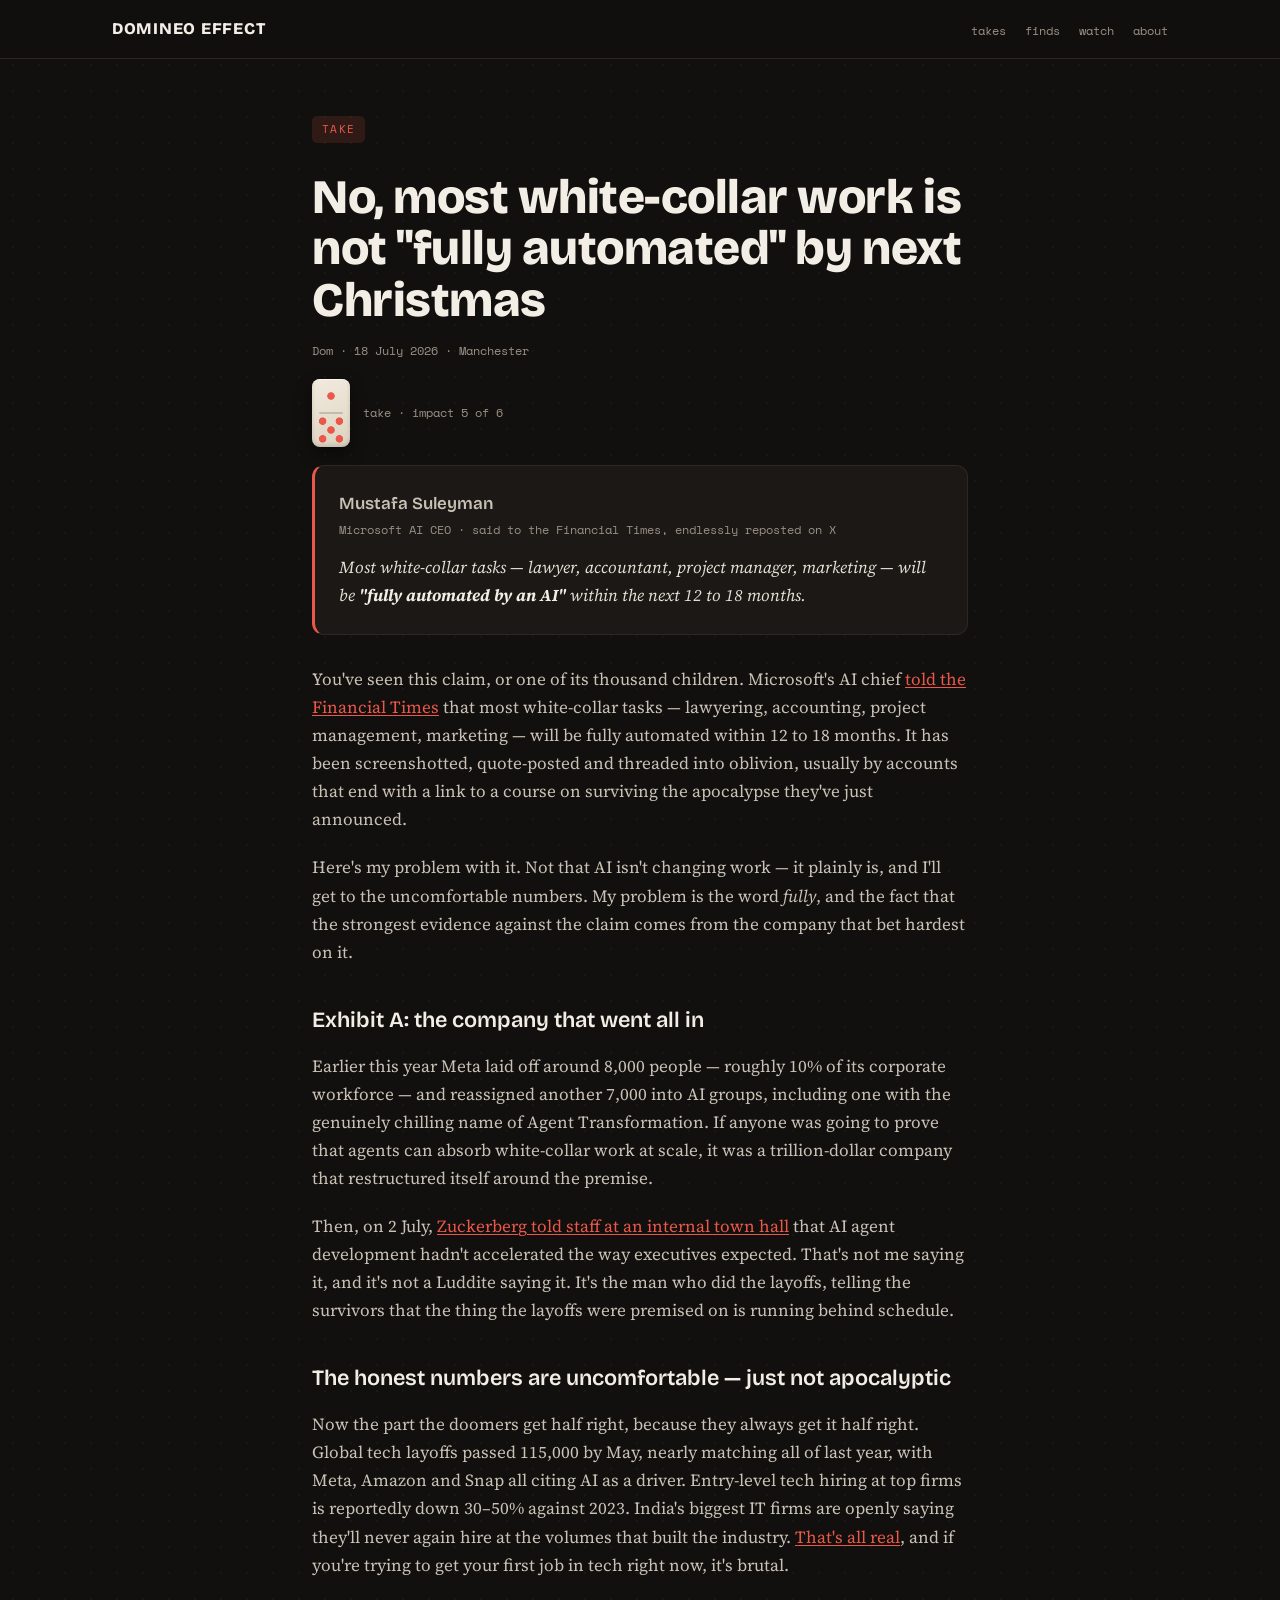
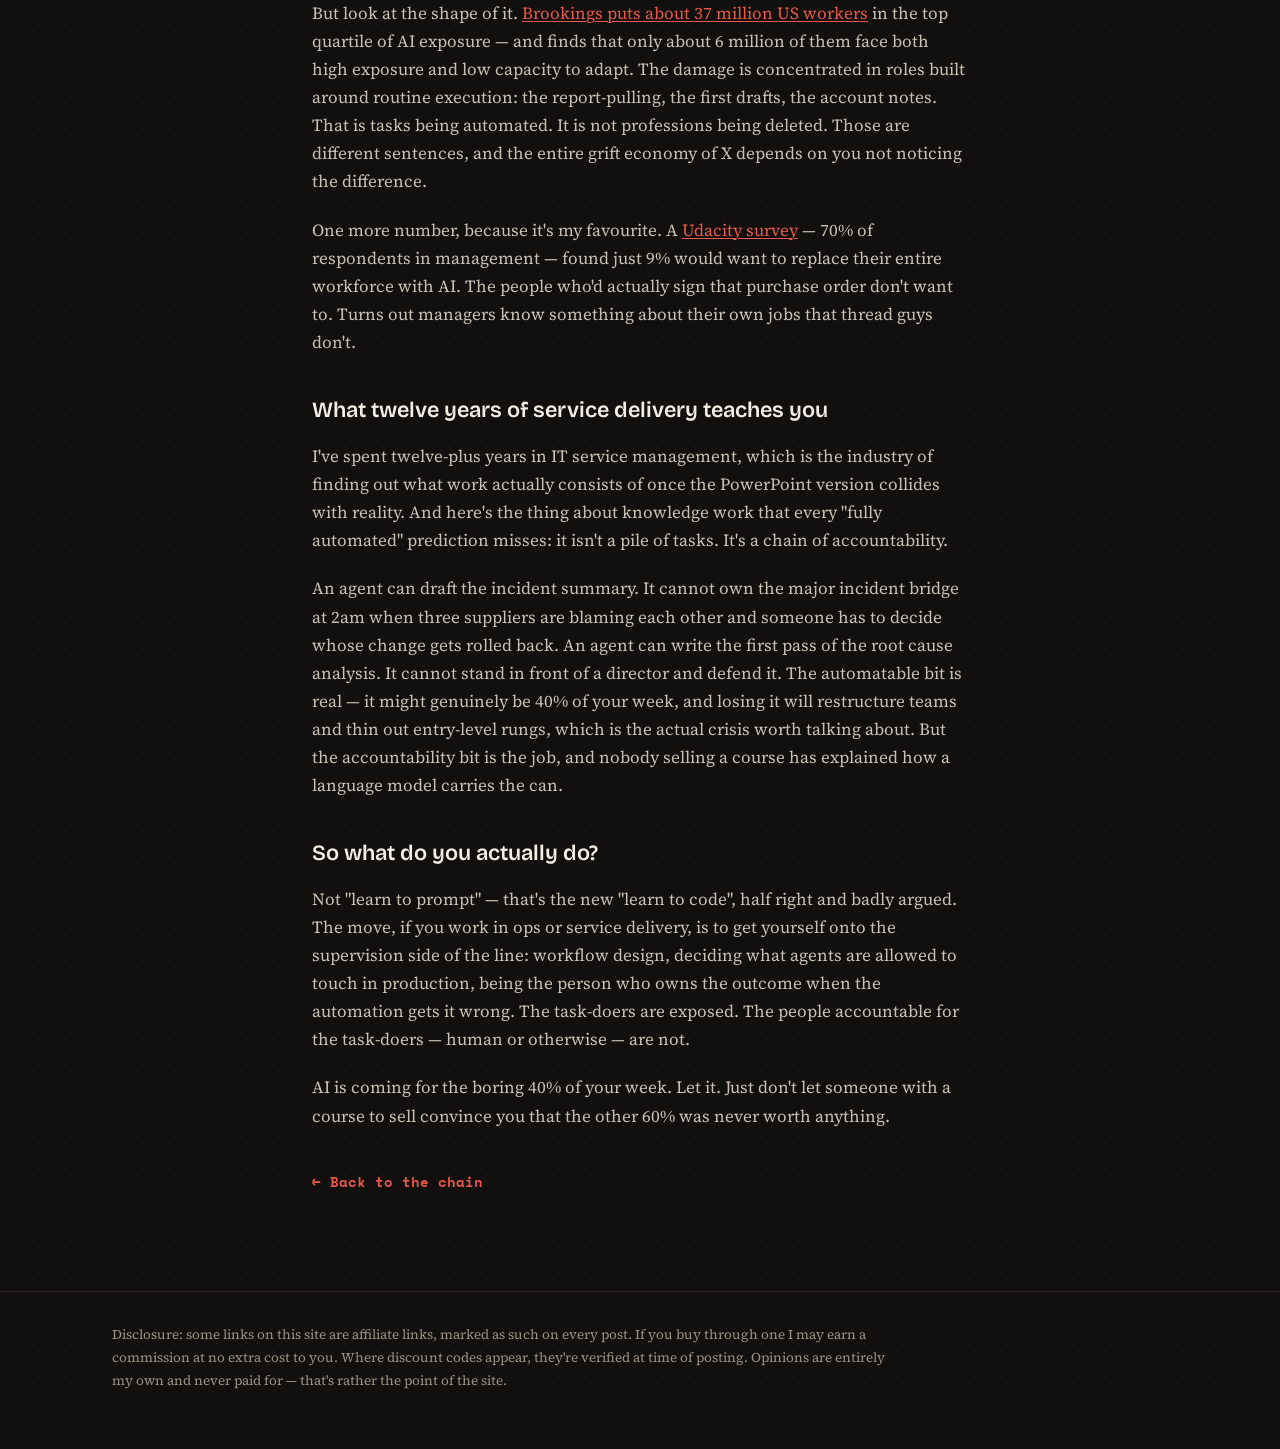
<file: take-ai-jobs.html>
<!DOCTYPE html>
<html lang="en-GB">
<head>
<meta charset="UTF-8">
<meta name="viewport" content="width=device-width, initial-scale=1.0">
<title>No, most white-collar work is not "fully automated" by next Christmas — Domineo Effect</title>
<meta name="description" content="Meta bet the farm on AI agents, then admitted progress hasn't accelerated as expected. What the honest data on AI and jobs actually says, from someone who runs services for a living.">
<link rel="preconnect" href="https://fonts.googleapis.com">
<link rel="preconnect" href="https://fonts.gstatic.com" crossorigin>
<link href="https://fonts.googleapis.com/css2?family=Bricolage+Grotesque:opsz,wght@12..96,400;12..96,600;12..96,800&family=Source+Serif+4:opsz,ital,wght@8..60,0,400;8..60,0,600;8..60,1,400&family=Space+Mono:wght@400;700&display=swap" rel="stylesheet">
<link rel="stylesheet" href="style.css">
</head>
<body>

<header class="site">
  <div class="wrap">
    <a class="logo" href="index.html">DOMINEO EFFECT</a>
    <nav class="main">
      <a href="index.html#feed">takes</a><a href="index.html#feed">finds</a><a href="index.html#feed">watch</a><a href="index.html#about">about</a>
    </nav>
  </div>
</header>

<article>
  <span class="stream-label">Take</span>
  <h1>No, most white-collar work is not "fully automated" by next Christmas</h1>
  <p class="byline">Dom · 18 July 2026 · Manchester</p>
  <div class="impact">
    <span class="tile" aria-hidden="true"><span class="face f1"></span><span class="face f5"></span></span>
    <span>take · impact 5 of 6</span>
  </div>

  <div class="xcard">
    <p class="who">Mustafa Suleyman</p>
    <p class="handle">Microsoft AI CEO · said to the Financial Times, endlessly reposted on X</p>
    <blockquote>Most white-collar tasks — lawyer, accountant, project manager, marketing — will be <strong>"fully automated by an AI"</strong> within the next 12 to 18 months.</blockquote>
  </div>

  <p>You've seen this claim, or one of its thousand children. Microsoft's AI chief <a href="https://www.cio.com/article/4138743/push-to-replace-workers-with-ai-faces-backlash-even-from-management.html" target="_blank" rel="noopener">told the Financial Times</a> that most white-collar tasks — lawyering, accounting, project management, marketing — will be fully automated within 12 to 18 months. It has been screenshotted, quote-posted and threaded into oblivion, usually by accounts that end with a link to a course on surviving the apocalypse they've just announced.</p>

  <p>Here's my problem with it. Not that AI isn't changing work — it plainly is, and I'll get to the uncomfortable numbers. My problem is the word <em>fully</em>, and the fact that the strongest evidence against the claim comes from the company that bet hardest on it.</p>

  <h2>Exhibit A: the company that went all in</h2>

  <p>Earlier this year Meta laid off around 8,000 people — roughly 10% of its corporate workforce — and reassigned another 7,000 into AI groups, including one with the genuinely chilling name of Agent Transformation. If anyone was going to prove that agents can absorb white-collar work at scale, it was a trillion-dollar company that restructured itself around the premise.</p>

  <p>Then, on 2 July, <a href="https://techcrunch.com/2026/07/02/mark-zuckerberg-tells-staff-that-ai-agents-havent-progressed-as-quickly-as-hed-hoped/" target="_blank" rel="noopener">Zuckerberg told staff at an internal town hall</a> that AI agent development hadn't accelerated the way executives expected. That's not me saying it, and it's not a Luddite saying it. It's the man who did the layoffs, telling the survivors that the thing the layoffs were premised on is running behind schedule.</p>

  <h2>The honest numbers are uncomfortable — just not apocalyptic</h2>

  <p>Now the part the doomers get half right, because they always get it half right. Global tech layoffs passed 115,000 by May, nearly matching all of last year, with Meta, Amazon and Snap all citing AI as a driver. Entry-level tech hiring at top firms is reportedly down 30–50% against 2023. India's biggest IT firms are openly saying they'll never again hire at the volumes that built the industry. <a href="https://www.deccanherald.com/opinion/reframing-the-ai-jobs-debate-4047489" target="_blank" rel="noopener">That's all real</a>, and if you're trying to get your first job in tech right now, it's brutal.</p>

  <p>But look at the shape of it. <a href="https://www.forbes.com/sites/ronschmelzer/2026/07/14/ai-isnt-taking-every-job-its-targeting-these-workers/" target="_blank" rel="noopener">Brookings puts about 37 million US workers</a> in the top quartile of AI exposure — and finds that only about 6 million of them face both high exposure and low capacity to adapt. The damage is concentrated in roles built around routine execution: the report-pulling, the first drafts, the account notes. That is tasks being automated. It is not professions being deleted. Those are different sentences, and the entire grift economy of X depends on you not noticing the difference.</p>

  <p>One more number, because it's my favourite. A <a href="https://www.cio.com/article/4138743/push-to-replace-workers-with-ai-faces-backlash-even-from-management.html" target="_blank" rel="noopener">Udacity survey</a> — 70% of respondents in management — found just 9% would want to replace their entire workforce with AI. The people who'd actually sign that purchase order don't want to. Turns out managers know something about their own jobs that thread guys don't.</p>

  <h2>What twelve years of service delivery teaches you</h2>

  <p>I've spent twelve-plus years in IT service management, which is the industry of finding out what work actually consists of once the PowerPoint version collides with reality. And here's the thing about knowledge work that every "fully automated" prediction misses: it isn't a pile of tasks. It's a chain of accountability.</p>

  <p>An agent can draft the incident summary. It cannot own the major incident bridge at 2am when three suppliers are blaming each other and someone has to decide whose change gets rolled back. An agent can write the first pass of the root cause analysis. It cannot stand in front of a director and defend it. The automatable bit is real — it might genuinely be 40% of your week, and losing it will restructure teams and thin out entry-level rungs, which is the actual crisis worth talking about. But the accountability bit is the job, and nobody selling a course has explained how a language model carries the can.</p>

  <h2>So what do you actually do?</h2>

  <p>Not "learn to prompt" — that's the new "learn to code", half right and badly argued. The move, if you work in ops or service delivery, is to get yourself onto the supervision side of the line: workflow design, deciding what agents are allowed to touch in production, being the person who owns the outcome when the automation gets it wrong. The task-doers are exposed. The people accountable for the task-doers — human or otherwise — are not.</p>

  <p>AI is coming for the boring 40% of your week. Let it. Just don't let someone with a course to sell convince you that the other 60% was never worth anything.</p>

  <p style="margin-top:2.2em"><a class="back" href="index.html">← Back to the chain</a></p>
</article>

<footer class="site">
  <div class="wrap">
    <p class="disclosure">Disclosure: some links on this site are affiliate links, marked as such on every post. If you buy through one I may earn a commission at no extra cost to you. Where discount codes appear, they're verified at time of posting. Opinions are entirely my own and never paid for — that's rather the point of the site.</p>
  </div>
</footer>

</body>
</html>
</file>
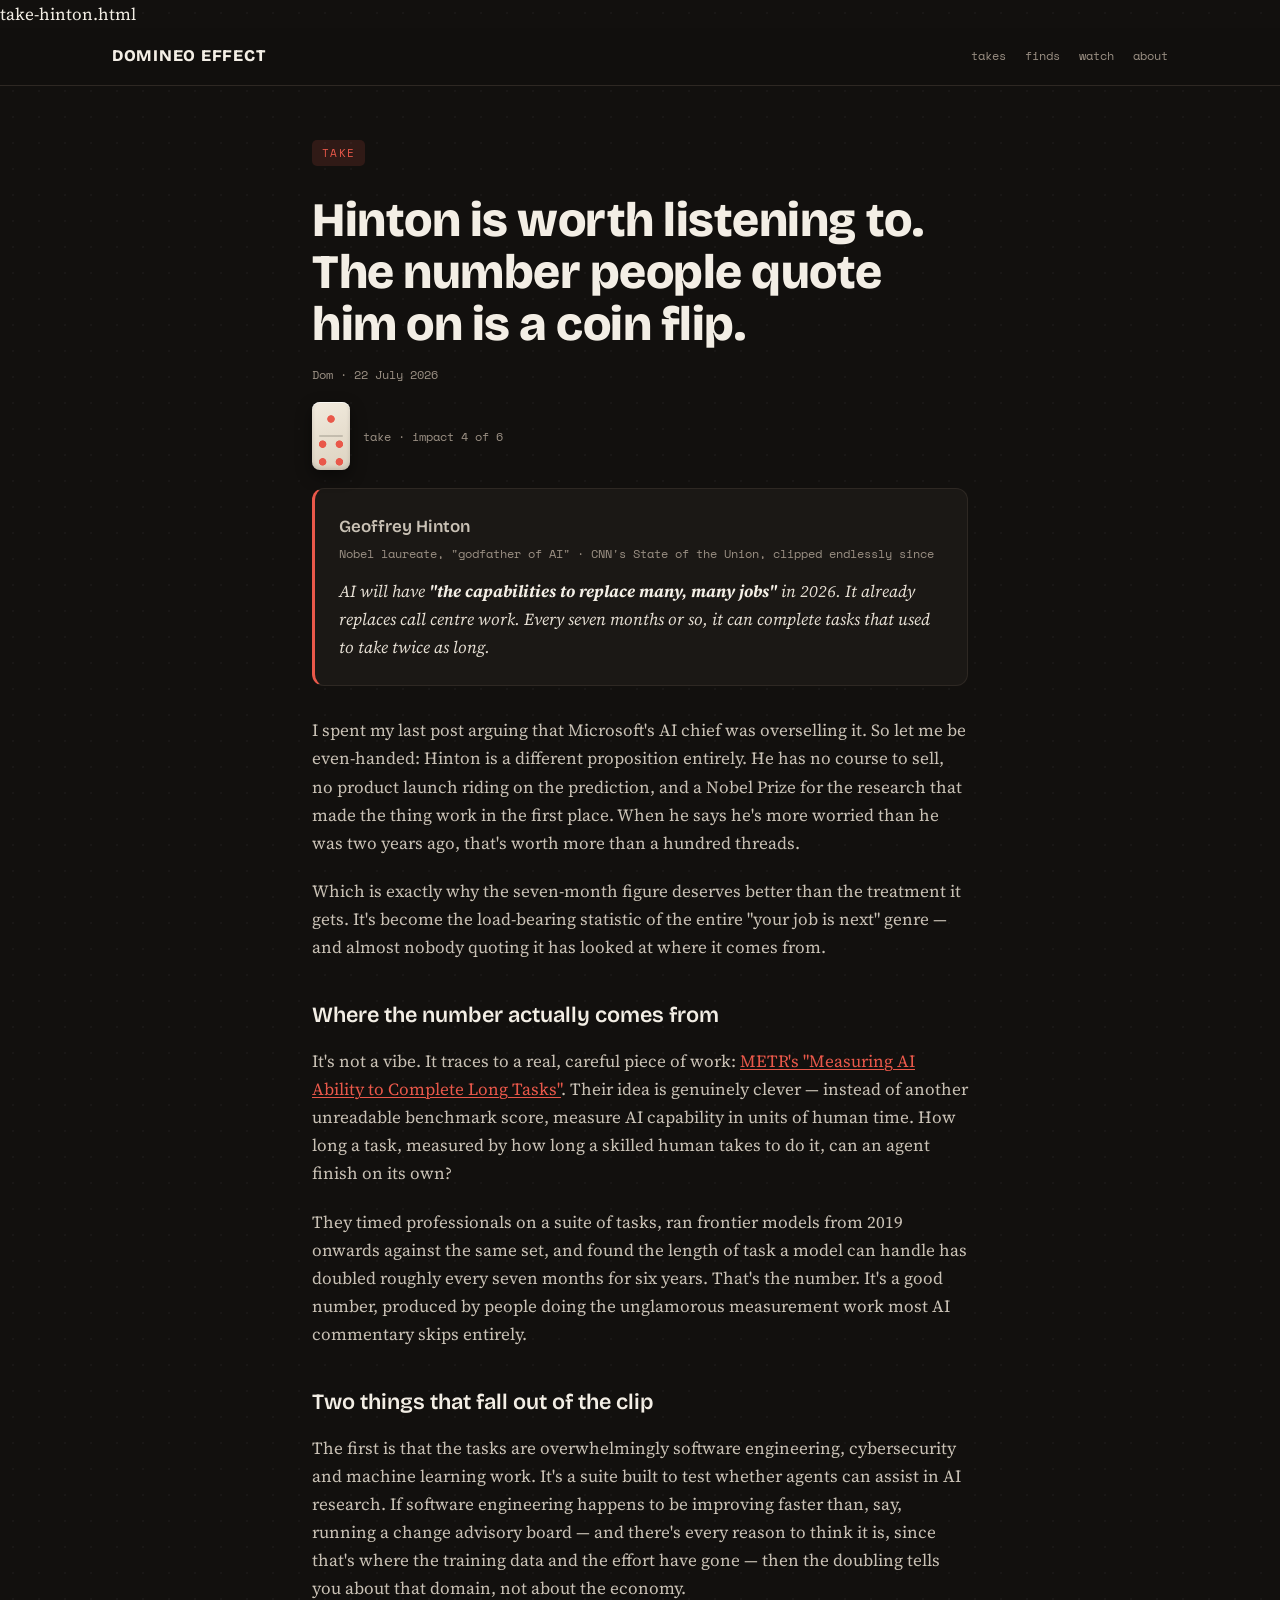
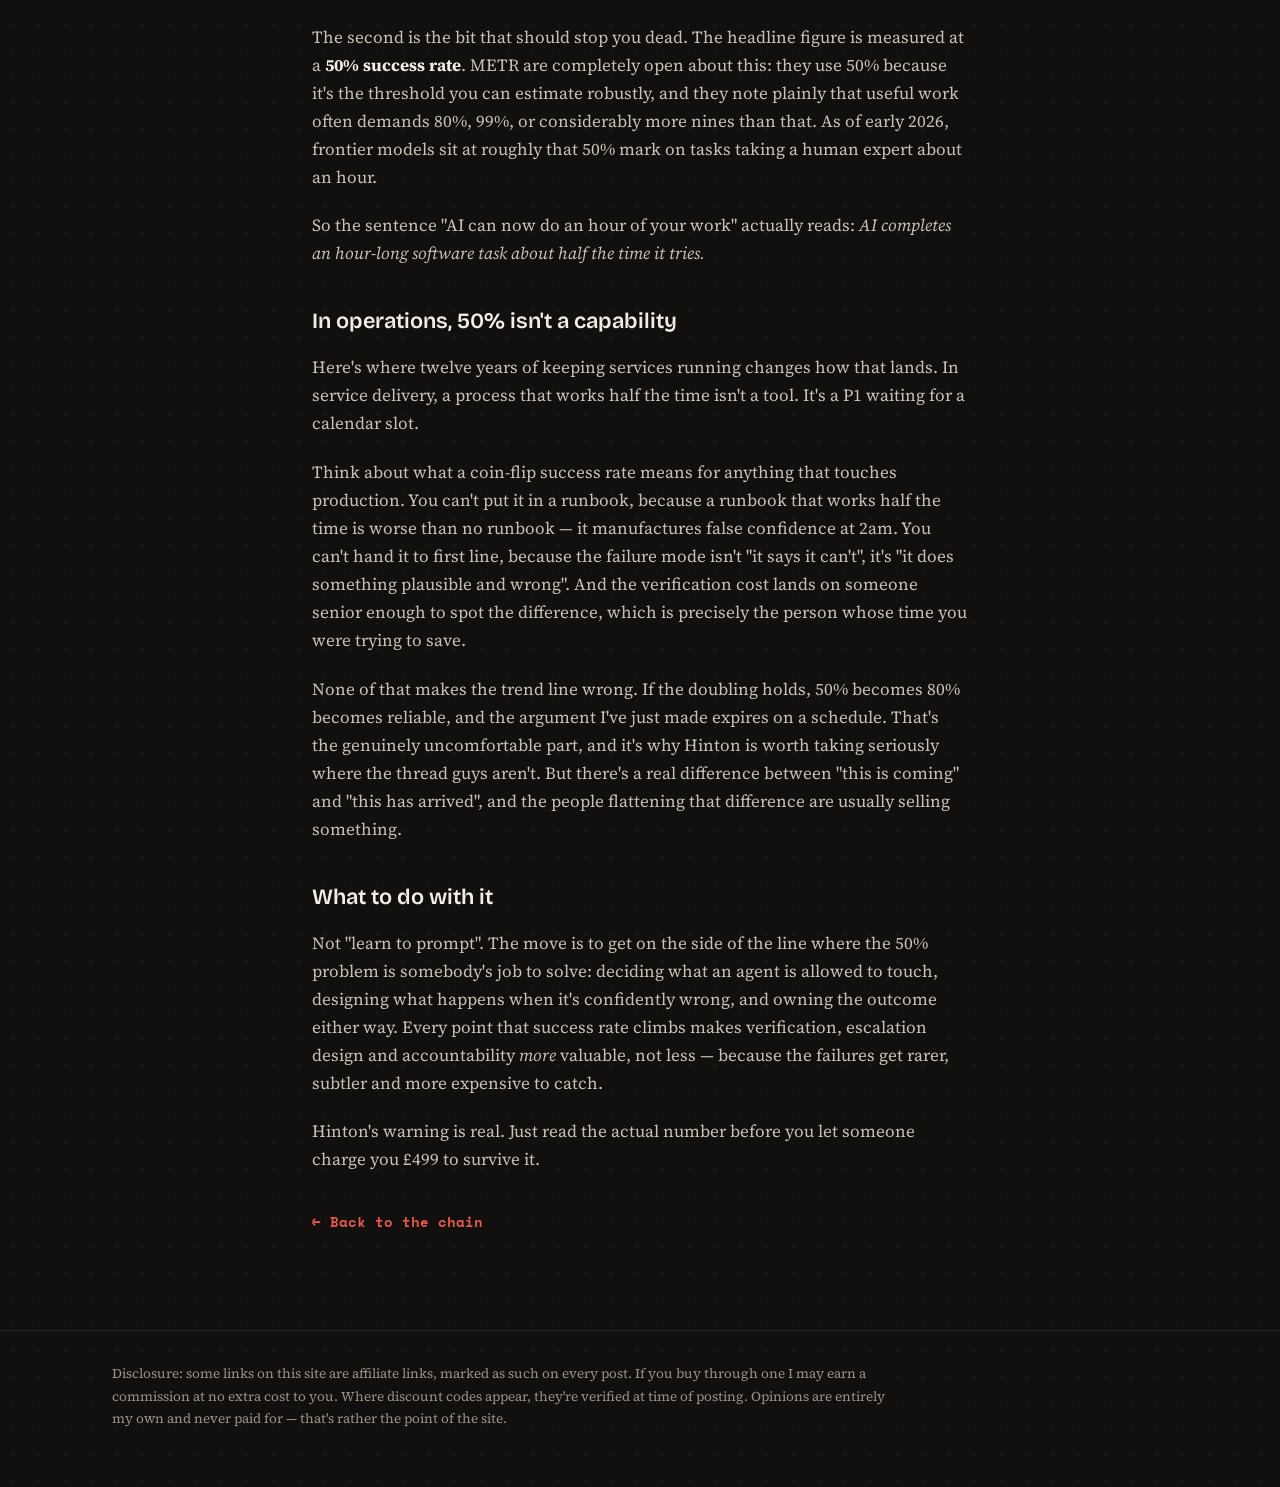
<file: take-hinton.html>
take-hinton.html<!DOCTYPE html>
<html lang="en-GB">
<head>
<meta charset="UTF-8">
<meta name="viewport" content="width=device-width, initial-scale=1.0">
<title>Hinton is worth listening to. The number people quote him on is a coin flip. — Domineo Effect</title>
<meta name="description" content="The seven-month doubling everyone quotes comes from a real study measuring a 50% success rate on software tasks. In service delivery, 50% isn't a capability. It's an incident.">
<link rel="preconnect" href="https://fonts.googleapis.com">
<link rel="preconnect" href="https://fonts.gstatic.com" crossorigin>
<link href="https://fonts.googleapis.com/css2?family=Bricolage+Grotesque:opsz,wght@12..96,400;12..96,600;12..96,800&family=Source+Serif+4:opsz,ital,wght@8..60,0,400;8..60,0,600;8..60,1,400&family=Space+Mono:wght@400;700&display=swap" rel="stylesheet">
<link rel="stylesheet" href="style.css">
</head>
<body>

<header class="site">
  <div class="wrap">
    <a class="logo" href="index.html">DOMINEO EFFECT</a>
    <nav class="main">
      <a href="index.html#feed">takes</a><a href="index.html#feed">finds</a><a href="index.html#feed">watch</a><a href="index.html#about">about</a>
    </nav>
  </div>
</header>

<article>
  <span class="stream-label">Take</span>
  <h1>Hinton is worth listening to. The number people quote him on is a coin flip.</h1>
  <p class="byline">Dom · 22 July 2026</p>
  <div class="impact">
    <span class="tile" aria-hidden="true"><span class="face f1"></span><span class="face f4"></span></span>
    <span>take · impact 4 of 6</span>
  </div>

  <div class="xcard">
    <p class="who">Geoffrey Hinton</p>
    <p class="handle">Nobel laureate, "godfather of AI" · CNN's State of the Union, clipped endlessly since</p>
    <blockquote>AI will have <strong>"the capabilities to replace many, many jobs"</strong> in 2026. It already replaces call centre work. Every seven months or so, it can complete tasks that used to take twice as long.</blockquote>
  </div>

  <p>I spent my last post arguing that Microsoft's AI chief was overselling it. So let me be even-handed: Hinton is a different proposition entirely. He has no course to sell, no product launch riding on the prediction, and a Nobel Prize for the research that made the thing work in the first place. When he says he's more worried than he was two years ago, that's worth more than a hundred threads.</p>

  <p>Which is exactly why the seven-month figure deserves better than the treatment it gets. It's become the load-bearing statistic of the entire "your job is next" genre — and almost nobody quoting it has looked at where it comes from.</p>

  <h2>Where the number actually comes from</h2>

  <p>It's not a vibe. It traces to a real, careful piece of work: <a href="https://metr.org/blog/2025-03-19-measuring-ai-ability-to-complete-long-tasks/" target="_blank" rel="noopener">METR's "Measuring AI Ability to Complete Long Tasks"</a>. Their idea is genuinely clever — instead of another unreadable benchmark score, measure AI capability in units of human time. How long a task, measured by how long a skilled human takes to do it, can an agent finish on its own?</p>

  <p>They timed professionals on a suite of tasks, ran frontier models from 2019 onwards against the same set, and found the length of task a model can handle has doubled roughly every seven months for six years. That's the number. It's a good number, produced by people doing the unglamorous measurement work most AI commentary skips entirely.</p>

  <h2>Two things that fall out of the clip</h2>

  <p>The first is that the tasks are overwhelmingly software engineering, cybersecurity and machine learning work. It's a suite built to test whether agents can assist in AI research. If software engineering happens to be improving faster than, say, running a change advisory board — and there's every reason to think it is, since that's where the training data and the effort have gone — then the doubling tells you about that domain, not about the economy.</p>

  <p>The second is the bit that should stop you dead. The headline figure is measured at a <strong>50% success rate</strong>. METR are completely open about this: they use 50% because it's the threshold you can estimate robustly, and they note plainly that useful work often demands 80%, 99%, or considerably more nines than that. As of early 2026, frontier models sit at roughly that 50% mark on tasks taking a human expert about an hour.</p>

  <p>So the sentence "AI can now do an hour of your work" actually reads: <em>AI completes an hour-long software task about half the time it tries.</em></p>

  <h2>In operations, 50% isn't a capability</h2>

  <p>Here's where twelve years of keeping services running changes how that lands. In service delivery, a process that works half the time isn't a tool. It's a P1 waiting for a calendar slot.</p>

  <p>Think about what a coin-flip success rate means for anything that touches production. You can't put it in a runbook, because a runbook that works half the time is worse than no runbook — it manufactures false confidence at 2am. You can't hand it to first line, because the failure mode isn't "it says it can't", it's "it does something plausible and wrong". And the verification cost lands on someone senior enough to spot the difference, which is precisely the person whose time you were trying to save.</p>

  <p>None of that makes the trend line wrong. If the doubling holds, 50% becomes 80% becomes reliable, and the argument I've just made expires on a schedule. That's the genuinely uncomfortable part, and it's why Hinton is worth taking seriously where the thread guys aren't. But there's a real difference between "this is coming" and "this has arrived", and the people flattening that difference are usually selling something.</p>

  <h2>What to do with it</h2>

  <p>Not "learn to prompt". The move is to get on the side of the line where the 50% problem is somebody's job to solve: deciding what an agent is allowed to touch, designing what happens when it's confidently wrong, and owning the outcome either way. Every point that success rate climbs makes verification, escalation design and accountability <em>more</em> valuable, not less — because the failures get rarer, subtler and more expensive to catch.</p>

  <p>Hinton's warning is real. Just read the actual number before you let someone charge you £499 to survive it.</p>

  <p style="margin-top:2.2em"><a class="back" href="index.html">← Back to the chain</a></p>
</article>

<footer class="site">
  <div class="wrap">
    <p class="disclosure">Disclosure: some links on this site are affiliate links, marked as such on every post. If you buy through one I may earn a commission at no extra cost to you. Where discount codes appear, they're verified at time of posting. Opinions are entirely my own and never paid for — that's rather the point of the site.</p>
  </div>
</footer>

</body>
</html>
</file>
<file: style.css>
/* Domineo Effect — shared styles. Edit here to restyle every page. */
:root{
  --paper:#12100E; --panel:#1B1815; --raised:#232019;
  --ink:#F3EEE5; --body:#C9C1B5; --muted:#9B9084; --line:#2E2823;
  --take:#E9584A; --find:#43B979; --watch:#6AA1F7;
  --bone-a:#F2EBDE; --bone-b:#DCD2C0; --slot:#0B0A09;
}
*{box-sizing:border-box;margin:0;padding:0}
html{scroll-behavior:smooth}
body{
  background-color:var(--paper);
  background-image:radial-gradient(circle at 50% 50%, rgba(243,238,229,.035) 1px, transparent 1.4px);
  background-size:26px 26px;
  color:var(--ink);font-family:"Source Serif 4",Georgia,serif;font-size:17px;line-height:1.65;
}
a{color:inherit}
.wrap{max-width:1100px;margin:0 auto;padding:0 22px}

/* ---- domino tile ---- */
.tile{
  --pip:var(--slot); --pr:3.4px;
  display:inline-grid;grid-template-rows:1fr 1fr;
  width:38px;height:68px;border-radius:8px;flex:none;
  background:linear-gradient(160deg,var(--bone-a),var(--bone-b));
  box-shadow:inset 0 1px 0 rgba(255,255,255,.7), inset 0 -2px 4px rgba(0,0,0,.13), 0 6px 16px rgba(0,0,0,.45);
  position:relative;
}
.tile::after{content:"";position:absolute;left:7px;right:7px;top:50%;height:2px;margin-top:-1px;background:rgba(11,10,9,.16);border-radius:2px}
.face{background-repeat:no-repeat;background-position:center;border-radius:7px}
.tile-sm{width:26px;height:47px;--pr:2.4px;border-radius:6px}
.tile-sm::after{left:5px;right:5px}
.f0{background-image:none}
.f1{background-image:radial-gradient(circle at 50% 50%, var(--pip) var(--pr), transparent calc(var(--pr) + .7px))}
.f2{background-image:radial-gradient(circle at 28% 24%, var(--pip) var(--pr), transparent calc(var(--pr) + .7px)),radial-gradient(circle at 72% 76%, var(--pip) var(--pr), transparent calc(var(--pr) + .7px))}
.f3{background-image:radial-gradient(circle at 28% 24%, var(--pip) var(--pr), transparent calc(var(--pr) + .7px)),radial-gradient(circle at 50% 50%, var(--pip) var(--pr), transparent calc(var(--pr) + .7px)),radial-gradient(circle at 72% 76%, var(--pip) var(--pr), transparent calc(var(--pr) + .7px))}
.f4{background-image:radial-gradient(circle at 28% 24%, var(--pip) var(--pr), transparent calc(var(--pr) + .7px)),radial-gradient(circle at 72% 24%, var(--pip) var(--pr), transparent calc(var(--pr) + .7px)),radial-gradient(circle at 28% 76%, var(--pip) var(--pr), transparent calc(var(--pr) + .7px)),radial-gradient(circle at 72% 76%, var(--pip) var(--pr), transparent calc(var(--pr) + .7px))}
.f5{background-image:radial-gradient(circle at 28% 24%, var(--pip) var(--pr), transparent calc(var(--pr) + .7px)),radial-gradient(circle at 72% 24%, var(--pip) var(--pr), transparent calc(var(--pr) + .7px)),radial-gradient(circle at 50% 50%, var(--pip) var(--pr), transparent calc(var(--pr) + .7px)),radial-gradient(circle at 28% 76%, var(--pip) var(--pr), transparent calc(var(--pr) + .7px)),radial-gradient(circle at 72% 76%, var(--pip) var(--pr), transparent calc(var(--pr) + .7px))}
.f6{background-image:radial-gradient(circle at 28% 24%, var(--pip) var(--pr), transparent calc(var(--pr) + .7px)),radial-gradient(circle at 72% 24%, var(--pip) var(--pr), transparent calc(var(--pr) + .7px)),radial-gradient(circle at 28% 50%, var(--pip) var(--pr), transparent calc(var(--pr) + .7px)),radial-gradient(circle at 72% 50%, var(--pip) var(--pr), transparent calc(var(--pr) + .7px)),radial-gradient(circle at 28% 76%, var(--pip) var(--pr), transparent calc(var(--pr) + .7px)),radial-gradient(circle at 72% 76%, var(--pip) var(--pr), transparent calc(var(--pr) + .7px))}

/* ---- header ---- */
header.site{position:sticky;top:0;z-index:20;background:rgba(18,16,14,.9);backdrop-filter:blur(8px);border-bottom:1px solid var(--line)}
header.site .wrap{display:flex;align-items:center;justify-content:space-between;padding-top:15px;padding-bottom:15px}
.brand{display:flex;align-items:center;gap:11px;text-decoration:none}
.brand .tile{width:19px;height:34px;--pr:1.9px;border-radius:4px;box-shadow:inset 0 1px 0 rgba(255,255,255,.6),0 3px 8px rgba(0,0,0,.5)}
.brand .tile::after{left:3px;right:3px;height:1px}
.logo{font-family:"Bricolage Grotesque",sans-serif;font-weight:800;letter-spacing:.045em;font-size:1.02rem;text-decoration:none}
nav.main a{font-family:"Space Mono",monospace;font-size:.78rem;text-decoration:none;margin-left:19px;color:var(--muted)}
nav.main a:hover{color:var(--ink)}

/* ---- hero ---- */
.hero{padding:60px 0 14px;border-bottom:1px solid var(--line);overflow:hidden;position:relative}
.hero .wrap{position:relative;z-index:1}
.kicker{font-family:"Space Mono",monospace;font-size:.73rem;letter-spacing:.14em;text-transform:uppercase;color:var(--muted)}
.hero h1{font-family:"Bricolage Grotesque",sans-serif;font-weight:800;font-size:clamp(2.5rem,6.4vw,4.6rem);line-height:1;margin:16px 0 18px;letter-spacing:-.015em}
.hero h1 em{font-style:normal;color:var(--take)}
.hero p.lede{max-width:600px;font-size:1.09rem;color:#D9D1C5}
.chain-rail{display:flex;gap:15px;align-items:flex-end;height:104px;margin-top:44px;padding-left:2px}
.hero-tile{transform-origin:bottom right;animation:topple 5.2s cubic-bezier(.7,0,.3,1) infinite}
@keyframes topple{0%,6%{transform:rotate(0)}20%,68%{transform:rotate(70deg)}84%,100%{transform:rotate(0)}}
@media (prefers-reduced-motion:reduce){.hero-tile{animation:none;transform:rotate(26deg)}}

/* ---- featured ---- */
.featured{padding:52px 0;border-bottom:1px solid var(--line)}
.featured .grid{display:grid;grid-template-columns:1fr 1.35fr;gap:32px;align-items:start}
.xcard{background:var(--panel);border:1px solid var(--line);border-left:3px solid var(--take);border-radius:12px;padding:24px}
.xcard .who{font-family:"Bricolage Grotesque",sans-serif;font-weight:600}
.xcard .handle{font-family:"Space Mono",monospace;font-size:.75rem;color:var(--muted);margin-top:2px}
.xcard blockquote{margin:15px 0 0;font-size:1.05rem;font-style:italic;color:#E6DFD4}
.stream-label{display:inline-block;font-family:"Space Mono",monospace;font-size:.7rem;letter-spacing:.12em;text-transform:uppercase;padding:4px 10px;border-radius:5px;margin-bottom:13px;background:rgba(233,88,74,.14);color:var(--take)}
.label-take{background:rgba(233,88,74,.14);color:var(--take)}
.featured h2{font-family:"Bricolage Grotesque",sans-serif;font-weight:800;font-size:clamp(1.55rem,3.5vw,2.3rem);line-height:1.13;margin-bottom:13px}
.featured .standfirst{color:#CFC7BB;margin-bottom:20px}
.impact{display:flex;align-items:center;gap:13px;margin:18px 0}
.impact .tile{--pip:var(--take)}
.impact span{font-family:"Space Mono",monospace;font-size:.72rem;color:var(--muted);line-height:1.5}
.readmore{font-family:"Space Mono",monospace;font-size:.85rem;color:var(--take);text-decoration:none;font-weight:700}
.readmore:hover{text-decoration:underline}

/* ---- feed ---- */
.feed{padding:52px 0}
.feed-head{display:flex;align-items:baseline;justify-content:space-between;gap:20px;flex-wrap:wrap;margin-bottom:8px}
.feed h3{font-family:"Space Mono",monospace;font-size:.78rem;letter-spacing:.16em;text-transform:uppercase;color:var(--muted)}
.key{font-family:"Space Mono",monospace;font-size:.7rem;color:var(--muted);max-width:560px;line-height:1.6}
.key b{color:var(--ink);font-weight:700}
.rule{height:1px;background:var(--line);margin:14px 0 26px}
.cards{display:grid;grid-template-columns:repeat(3,1fr);gap:20px}
.card{display:block;text-decoration:none;background:var(--panel);border:1px solid var(--line);border-top:3px solid var(--line);border-radius:12px;padding:20px;position:relative;transition:transform .14s ease}
.card:hover{transform:translateY(-4px)}
.card .badge{position:absolute;top:-14px;right:18px}
.card.take{border-top-color:var(--take)}
.card.find{border-top-color:var(--find)}
.card.watch{border-top-color:var(--watch)}
.card.take .badge .tile{--pip:var(--take)}
.card.find .badge .tile{--pip:var(--find)}
.card.watch .badge .tile{--pip:var(--watch)}
.card .date{font-family:"Space Mono",monospace;font-size:.68rem;color:var(--muted);letter-spacing:.06em}
.card h4{font-family:"Bricolage Grotesque",sans-serif;font-weight:600;font-size:1.07rem;line-height:1.28;margin:9px 44px 9px 0}
.card p{font-size:.91rem;color:var(--body)}
.card h4 a{text-decoration:none}
.card h4 a:hover{text-decoration:underline}
.card .links{margin-top:11px}
.card .links a{font-family:"Space Mono",monospace;font-size:.73rem;font-weight:700;text-decoration:none;margin-right:15px}
.card .links a:hover{text-decoration:underline}
.card.find .links a{color:var(--find)}
.card.watch .links a{color:var(--watch)}
.card .dur{display:inline-block;font-family:"Space Mono",monospace;font-size:.68rem;background:rgba(106,161,247,.14);color:var(--watch);padding:3px 8px;border-radius:5px;margin-top:11px}
.card .aff{display:block;font-family:"Space Mono",monospace;font-size:.66rem;color:var(--muted);margin-top:13px;border-top:1px dashed var(--line);padding-top:9px}
.embed{position:relative;aspect-ratio:16/9;border-radius:8px;overflow:hidden;background:#000;margin-bottom:13px}
.embed iframe{position:absolute;inset:0;width:100%;height:100%;border:0}

/* ---- chain cta ---- */
.chain{border-top:1px solid var(--line);border-bottom:1px solid var(--line);background:var(--raised);padding:48px 0;text-align:center;position:relative;overflow:hidden}
.chain .wrap{position:relative;z-index:1}
.chain h3{font-family:"Bricolage Grotesque",sans-serif;font-weight:800;font-size:clamp(1.6rem,4vw,2.5rem)}
.chain p{max-width:520px;margin:13px auto 22px;color:var(--muted)}
.chain .rail{display:flex;gap:13px;justify-content:center;margin-bottom:26px}
.btn{display:inline-block;font-family:"Space Mono",monospace;font-size:.88rem;background:var(--ink);color:var(--paper);padding:13px 28px;border-radius:7px;text-decoration:none;font-weight:700}
.btn:hover{opacity:.86}

/* ---- about + footer ---- */
.about{padding:46px 0;max-width:660px}
.about h3{font-family:"Bricolage Grotesque",sans-serif;font-weight:800;margin-bottom:11px}
.about p{color:var(--body)}
footer.site{border-top:1px solid var(--line);padding:32px 0 56px;color:var(--muted)}
footer.site .top{display:flex;justify-content:space-between;align-items:center;gap:16px;flex-wrap:wrap;margin-bottom:18px}
footer.site nav a{font-family:"Space Mono",monospace;font-size:.76rem;text-decoration:none;margin-left:17px}
.disclosure{font-size:.84rem;max-width:780px;line-height:1.7}

/* ---- article pages ---- */
article{max-width:700px;margin:0 auto;padding:54px 22px 76px}
article h1{font-family:"Bricolage Grotesque",sans-serif;font-weight:800;font-size:clamp(1.9rem,5vw,3rem);line-height:1.08;margin:16px 0 14px;letter-spacing:-.01em}
.byline{font-family:"Space Mono",monospace;font-size:.74rem;color:var(--muted);margin-bottom:6px}
article p{margin-bottom:1.2em;color:var(--body)}
article h2{font-family:"Bricolage Grotesque",sans-serif;font-weight:600;font-size:1.36rem;margin:1.7em 0 .6em;color:var(--ink)}
article a{color:var(--take);text-decoration-thickness:1px;text-underline-offset:2px}
article .xcard{margin:0 0 30px}
article .xcard p{margin-bottom:0}
article strong{color:var(--ink)}
.back{font-family:"Space Mono",monospace;font-size:.85rem;text-decoration:none;color:var(--take);font-weight:700}
.pips{display:flex;gap:5px;align-items:center;margin:14px 0 30px}
.pips span{width:11px;height:11px;border-radius:50%;border:1.5px solid var(--take)}
.pips span.on{background:var(--take)}
.pips .pips-label{font-family:"Space Mono",monospace;font-size:.72rem;color:var(--muted);margin-left:8px;border:0;width:auto;height:auto;border-radius:0}


/* ---- flames (original SVG) ---- */
.hero .flames{position:absolute;left:0;right:0;bottom:-1px;width:100%;height:132px;z-index:0;pointer-events:none;opacity:.8}
.chain .flames{position:absolute;left:0;right:0;bottom:-1px;width:100%;height:76px;z-index:0;pointer-events:none;opacity:.5}
.flames .lick{transform-box:fill-box;transform-origin:50% 100%;animation:flicker 1.7s ease-in-out infinite;animation-delay:var(--d,0s)}
@keyframes flicker{0%,100%{transform:scaleY(1) scaleX(1)}50%{transform:scaleY(1.16) scaleX(.93)}}
@media (prefers-reduced-motion:reduce){.flames .lick{animation:none}}

@media (max-width:900px){
  .featured .grid{grid-template-columns:1fr}
  .cards{grid-template-columns:1fr 1fr}
}
@media (max-width:640px){
  .wrap{padding:0 16px}
  .cards{grid-template-columns:1fr;gap:30px}
  .card{margin-top:4px}
  .card .badge{top:14px;right:14px}          /* tucked INSIDE the card on mobile so it can't overlap neighbours */
  .card h4{margin:9px 40px 9px 0}
  nav.main a{margin-left:12px;font-size:.72rem}
  .hero{padding:44px 0 12px}
  .hero h1{font-size:clamp(2.1rem,10vw,3rem)}
  .hero p.lede{font-size:1rem}
  .chain-rail{gap:7px;height:74px;margin-top:30px}
  .tile{width:30px;height:54px}
  .tile-sm{width:23px;height:41px}
  .hero .tile{width:22px;height:40px}        /* all 11 hero tiles fit within the viewport */
  .feed-head{gap:10px}
  .key{max-width:100%}
  .hero .flames{height:98px}
  .featured{padding:40px 0}
  .feed{padding:40px 0}
}
a:focus-visible,.card:focus-visible,.btn:focus-visible{outline:2px solid var(--watch);outline-offset:3px}
</file>
